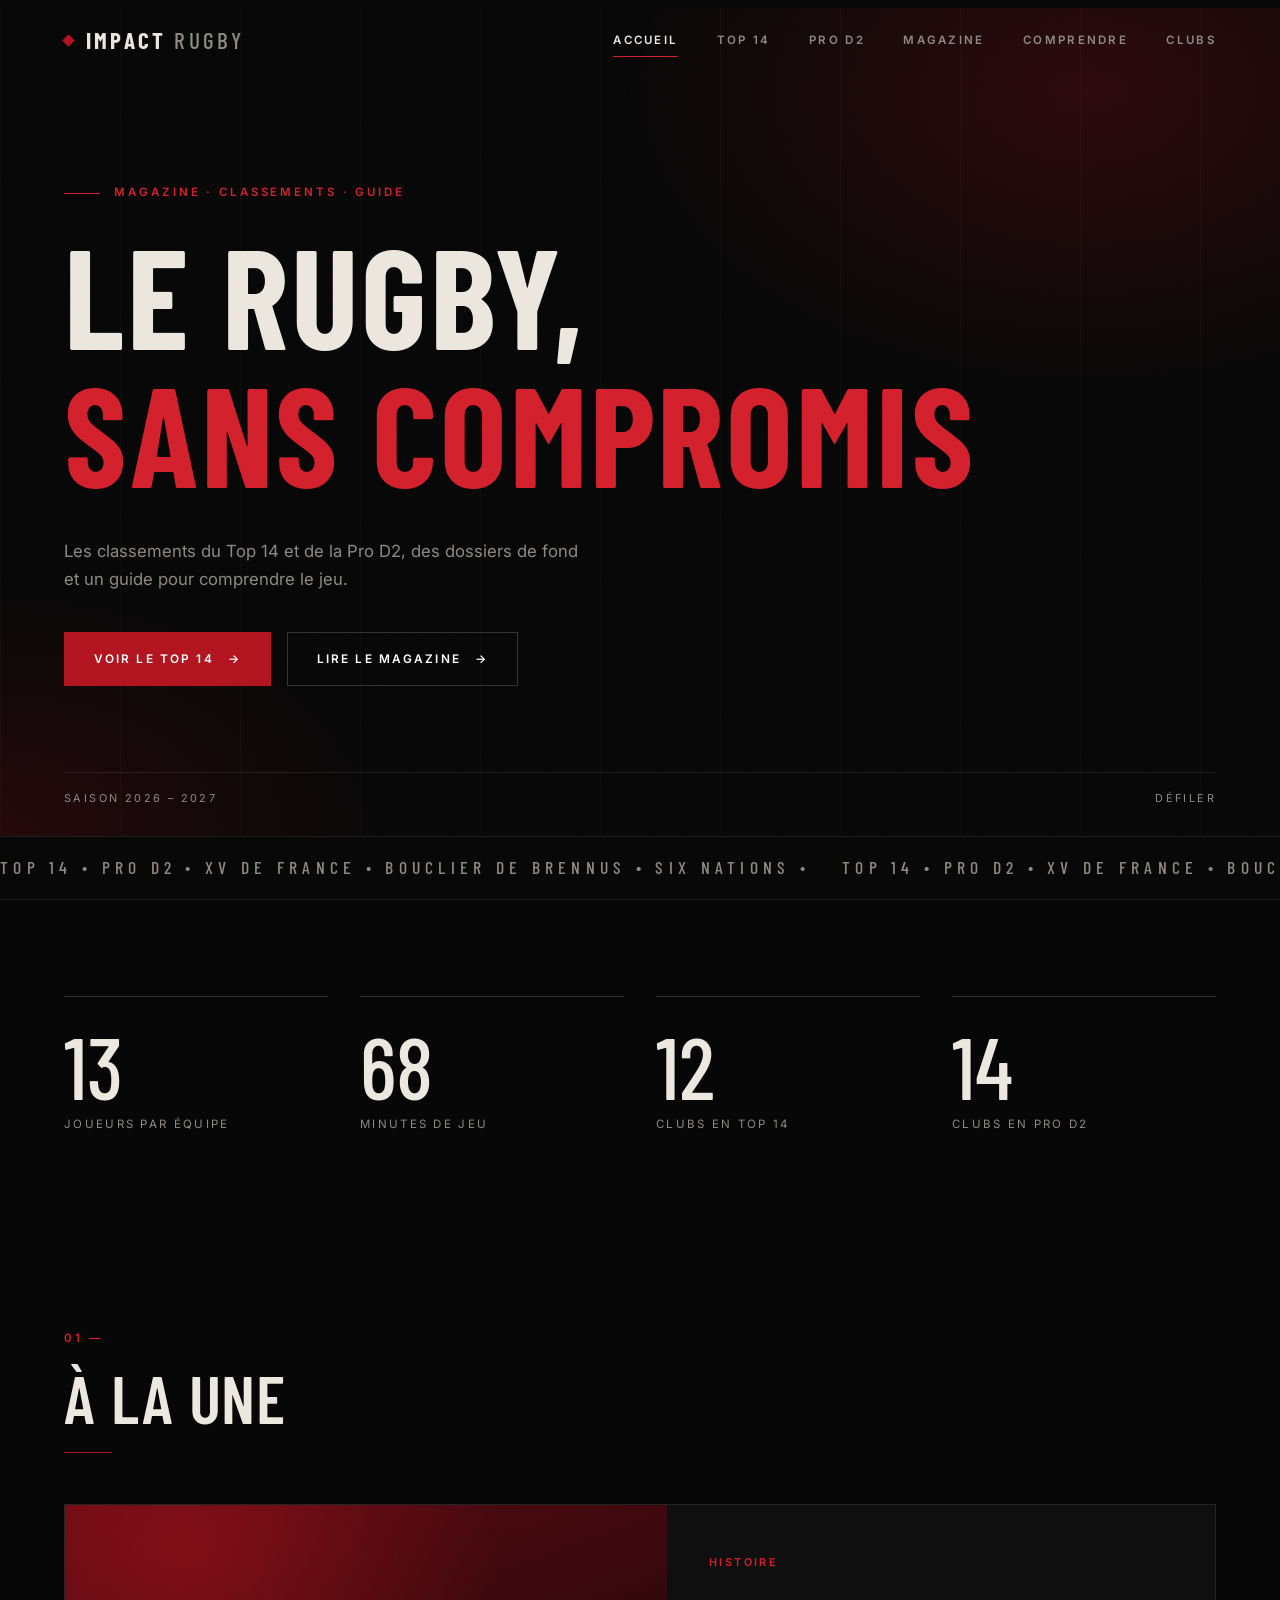
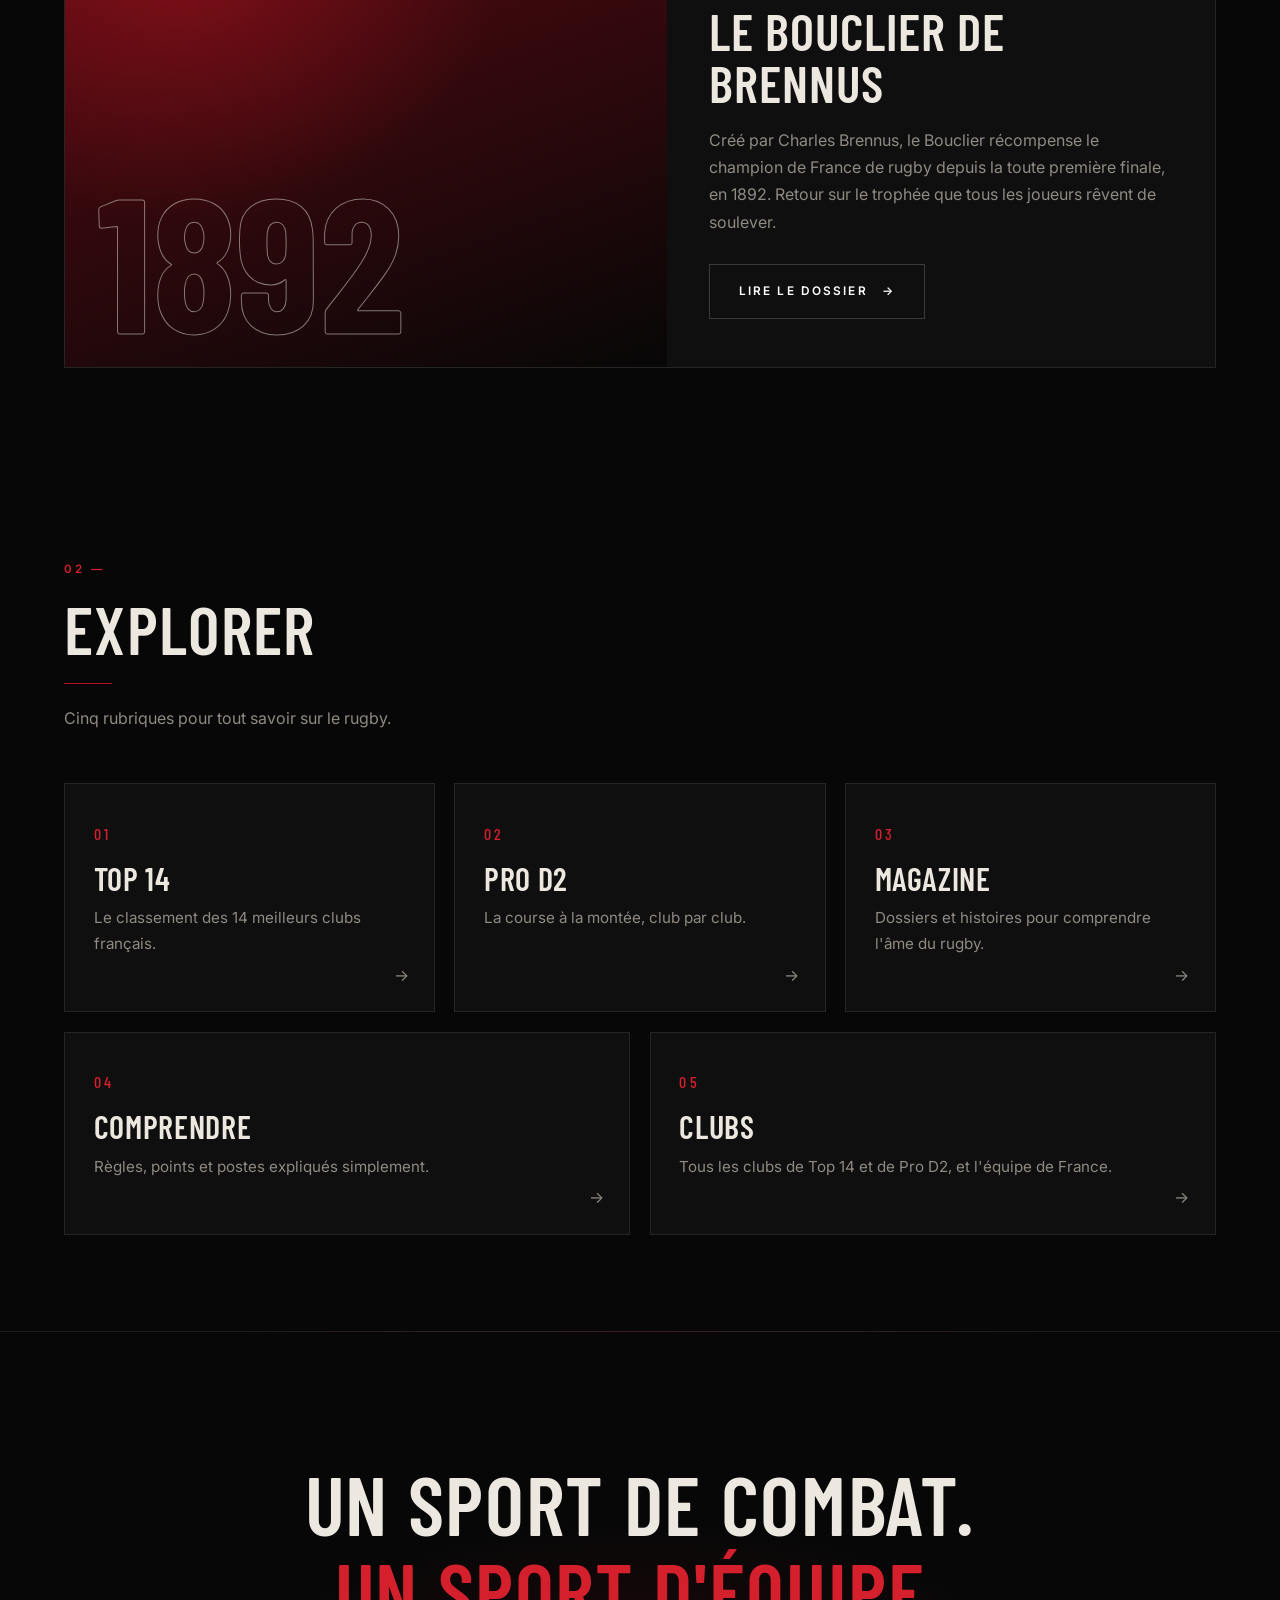
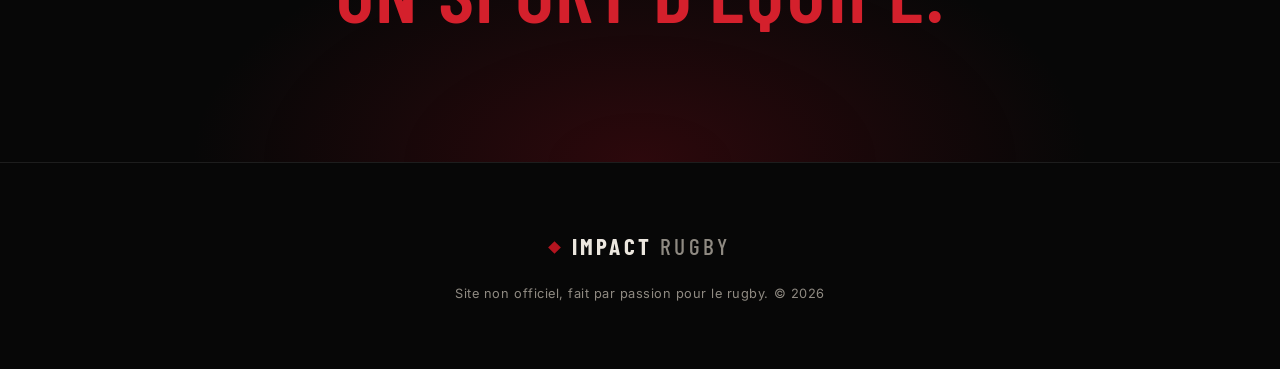
<file: index.html>
<!DOCTYPE html>
<html lang="fr">
<head>
  <meta charset="UTF-8">
  <meta name="viewport" content="width=device-width, initial-scale=1">
  <title>IMPACT RUGBY | Le rugby sans compromis</title>
  <meta name="description" content="Classements Top 14 et Pro D2, magazine et guide du rugby.">
  <link rel="stylesheet" href="style.css">
</head>
<body>

  <header class="entete">
    <a class="logo" href="index.html">IMPACT<span>RUGBY</span></a>
    <button class="burger" aria-label="Ouvrir le menu" aria-expanded="false">
      <span></span><span></span><span></span>
    </button>
    <nav class="menu">
      <a href="index.html">Accueil</a>
      <a href="top14.html">Top 14</a>
      <a href="pro-d2.html">Pro D2</a>
      <a href="magazine.html">Magazine</a>
      <a href="comprendre.html">Comprendre</a>
      <a href="clubs.html">Clubs</a>
    </nav>
  </header>

  <main>
    <section class="hero">
      <div class="conteneur">
        <span class="kicker">Magazine · Classements · Guide</span>
        <h1>
          <span class="ligne"><span style="--i:0">Le rugby,</span></span>
          <span class="ligne"><span style="--i:1" class="rouge">sans compromis</span></span>
        </h1>
        <p>Les classements du Top 14 et de la Pro D2, des dossiers de fond et un guide pour comprendre le jeu.</p>
        <div class="boutons">
          <a class="btn" href="top14.html">Voir le Top 14</a>
          <a class="btn vide" href="magazine.html">Lire le magazine</a>
        </div>
      </div>
      <div class="hero-bas">
        <span>Saison 2026 – 2027</span>
        <span>Défiler</span>
      </div>
    </section>

    <div class="marquee" aria-hidden="true">
      <div class="marquee-piste">
        <span>Top 14 • Pro D2 • XV de France • Bouclier de Brennus • Six Nations • </span>
        <span>Top 14 • Pro D2 • XV de France • Bouclier de Brennus • Six Nations • </span>
      </div>
    </div>

    <section>
      <div class="conteneur">
        <div class="compteurs">
          <div class="compteur reveal"><strong data-compteur="15">0</strong><span>joueurs par équipe</span></div>
          <div class="compteur reveal"><strong data-compteur="80">0</strong><span>minutes de jeu</span></div>
          <div class="compteur reveal"><strong data-compteur="14">0</strong><span>clubs en Top 14</span></div>
          <div class="compteur reveal"><strong data-compteur="16">0</strong><span>clubs en Pro D2</span></div>
        </div>
      </div>
    </section>

    <section>
      <div class="conteneur">
        <div class="titre-section reveal">
          <h2>À la une</h2>
        </div>
        <article class="une reveal">
          <div class="une-visuel"><strong>1892</strong></div>
          <div class="une-texte">
            <span class="etiquette">Histoire</span>
            <h3>Le Bouclier de Brennus</h3>
            <p>Créé par Charles Brennus, le Bouclier récompense le champion de France de rugby depuis la toute première finale, en 1892. Retour sur le trophée que tous les joueurs rêvent de soulever.</p>
            <a class="btn vide" href="magazine.html">Lire le dossier</a>
          </div>
        </article>
      </div>
    </section>

    <section>
      <div class="conteneur">
        <div class="titre-section reveal">
          <h2>Explorer</h2>
          <p>Cinq rubriques pour tout savoir sur le rugby.</p>
        </div>
        <div class="grille mosaique">
          <a class="carte reveal" href="top14.html">
            <span class="num">01</span>
            <h3>Top 14</h3>
            <p>Le classement des 14 meilleurs clubs français.</p>
          </a>
          <a class="carte reveal" href="pro-d2.html">
            <span class="num">02</span>
            <h3>Pro D2</h3>
            <p>La course à la montée, club par club.</p>
          </a>
          <a class="carte reveal" href="magazine.html">
            <span class="num">03</span>
            <h3>Magazine</h3>
            <p>Dossiers et histoires pour comprendre l'âme du rugby.</p>
          </a>
          <a class="carte reveal" href="comprendre.html">
            <span class="num">04</span>
            <h3>Comprendre</h3>
            <p>Règles, points et postes expliqués simplement.</p>
          </a>
          <a class="carte reveal" href="clubs.html">
            <span class="num">05</span>
            <h3>Clubs</h3>
            <p>Tous les clubs de Top 14 et de Pro D2, et l'équipe de France.</p>
          </a>
        </div>
      </div>
    </section>

    <section class="bande">
      <div class="conteneur reveal">
        <h2>Un sport de combat.<br><em>Un sport d'équipe.</em></h2>
      </div>
    </section>
  </main>

  <footer>
    <div class="conteneur">
      <a class="logo" href="index.html">IMPACT<span>RUGBY</span></a>
      <p>Site non officiel, fait par passion pour le rugby. © 2026</p>
    </div>
  </footer>

  <script src="data.js"></script>
  <script src="script.js"></script>
</body>
</html>
</file>
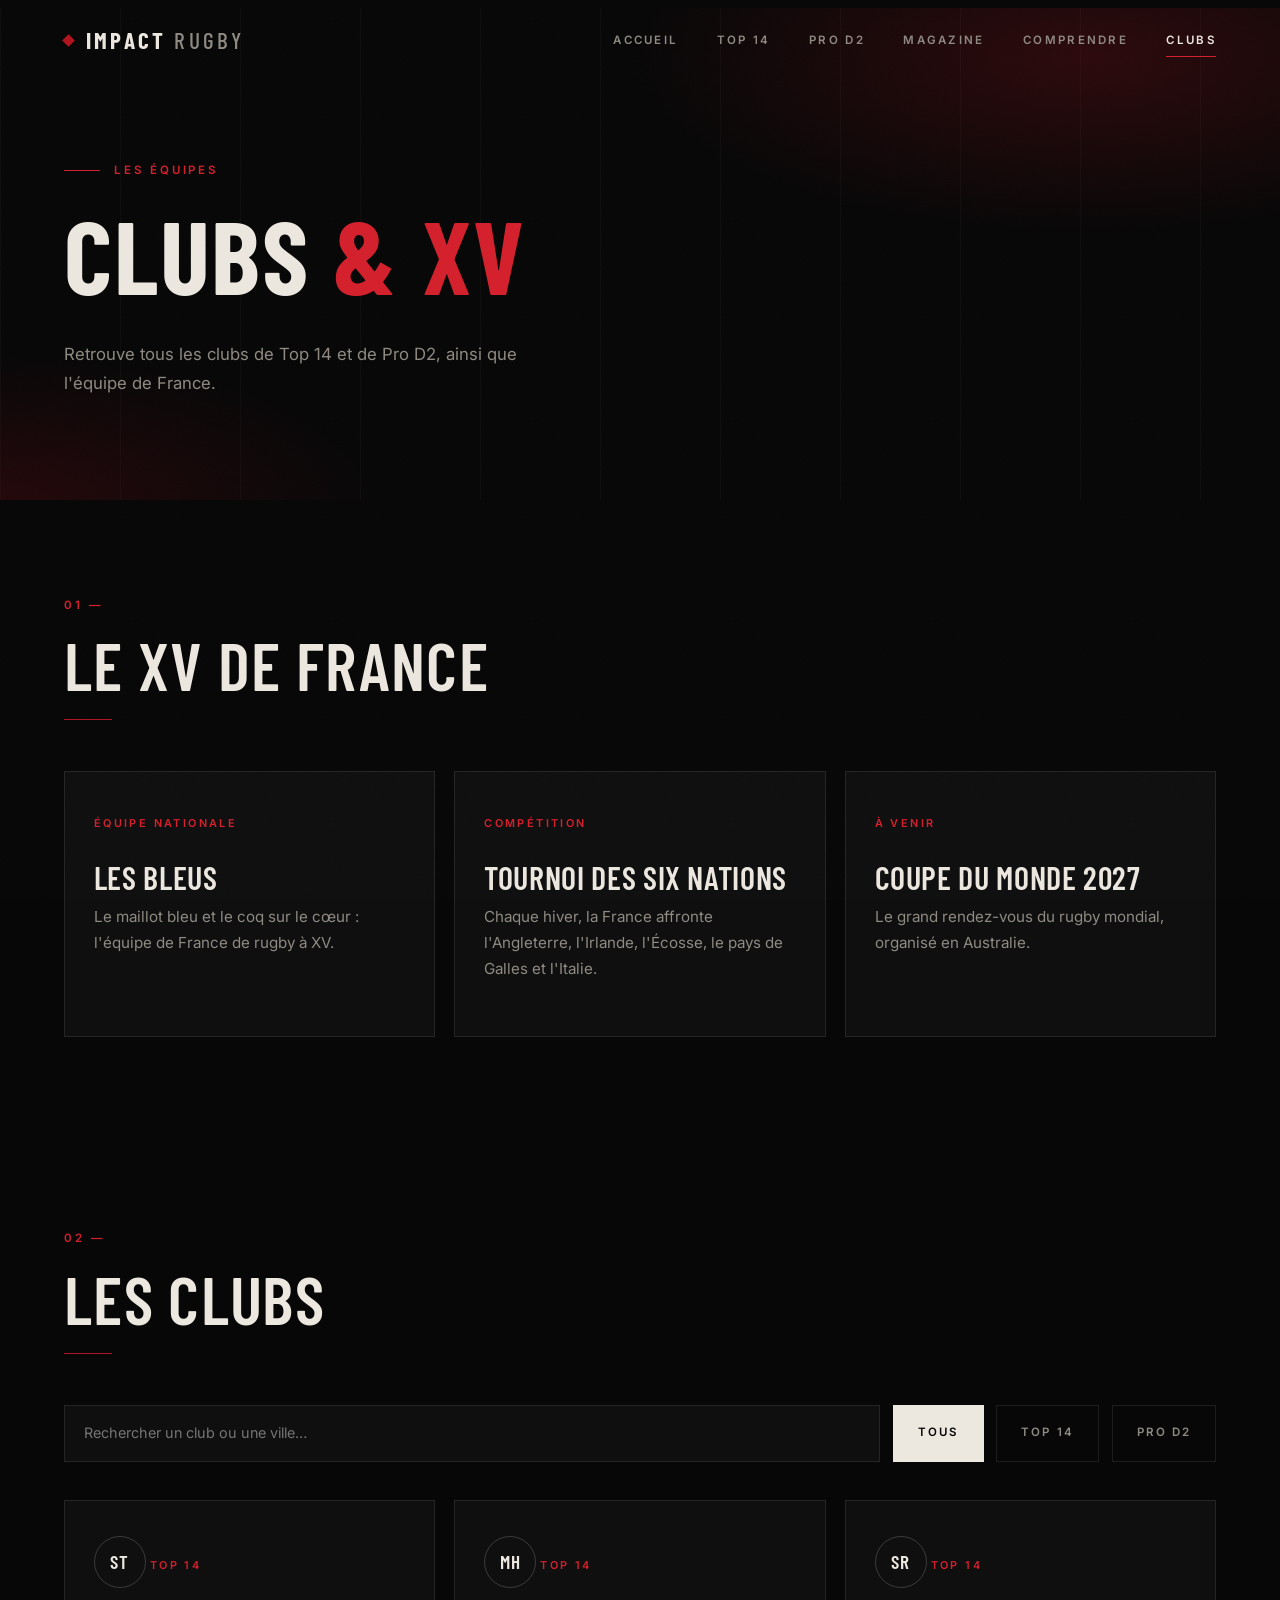
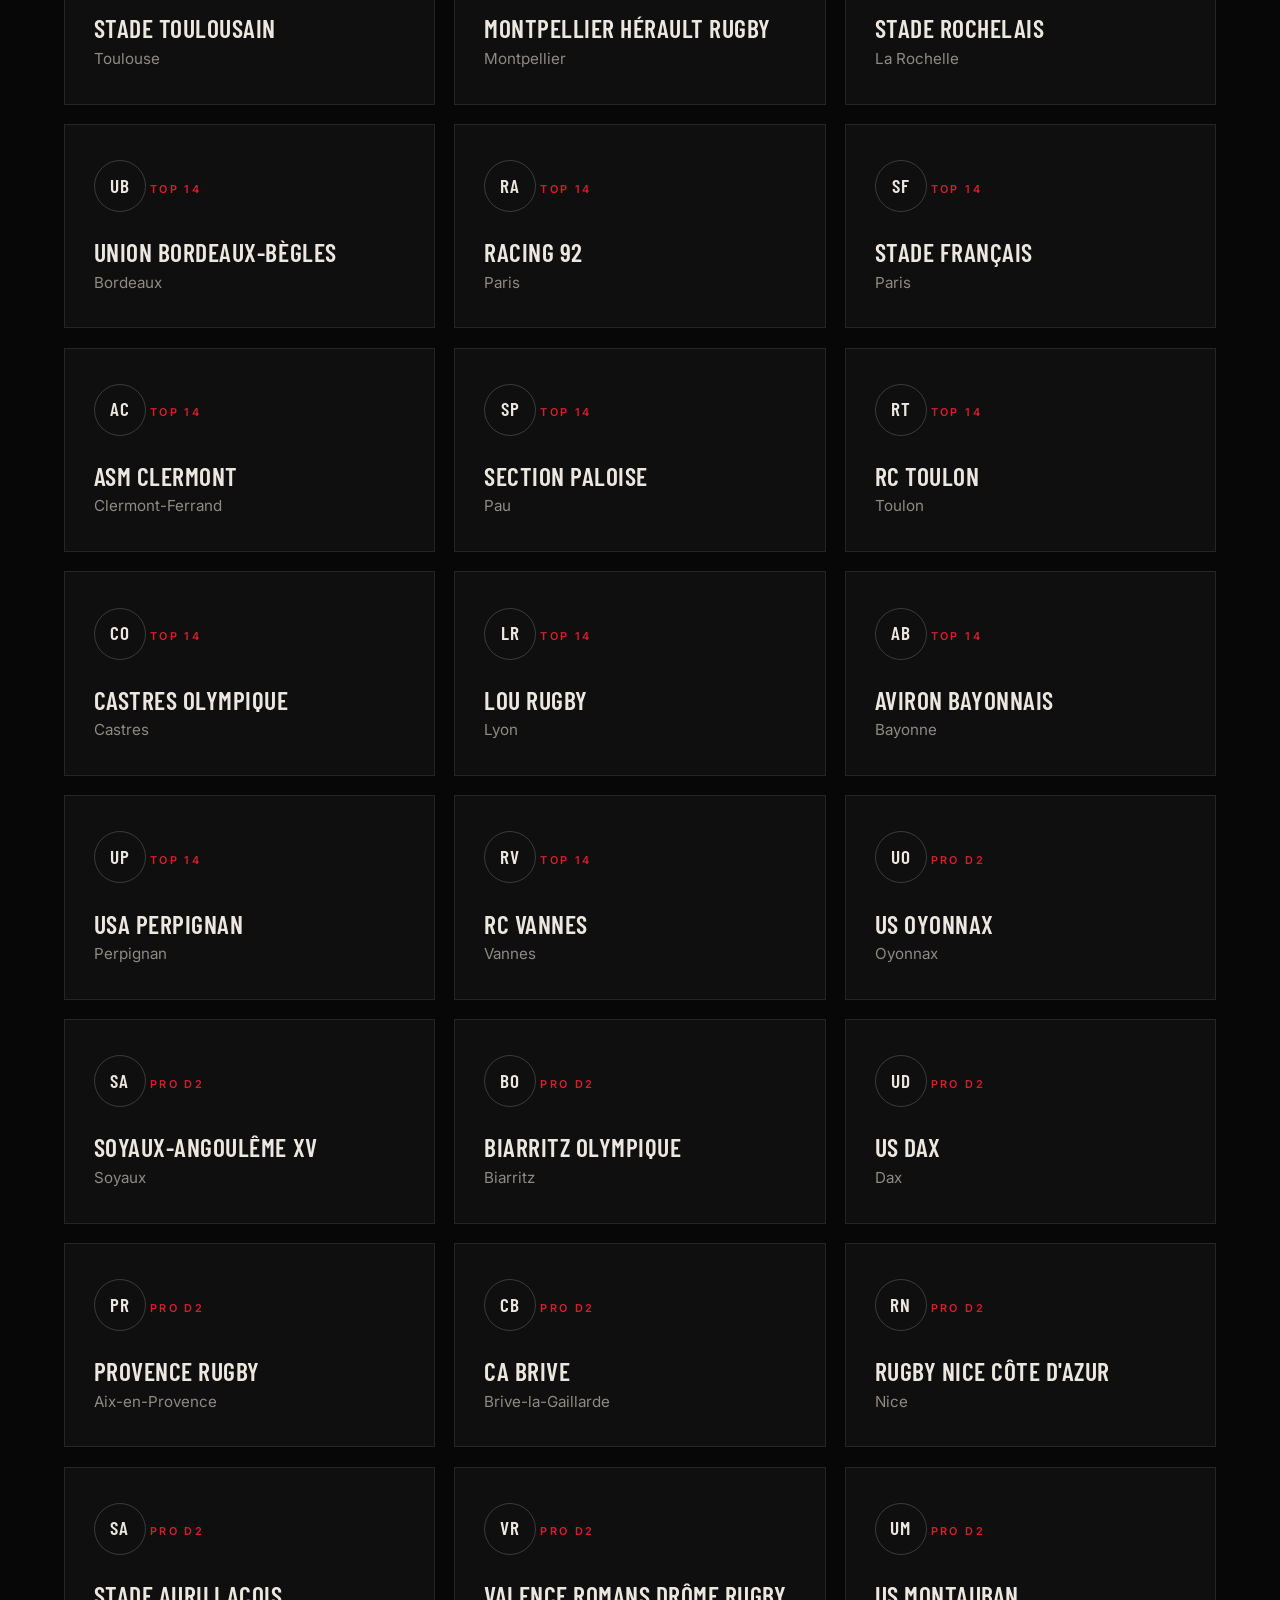
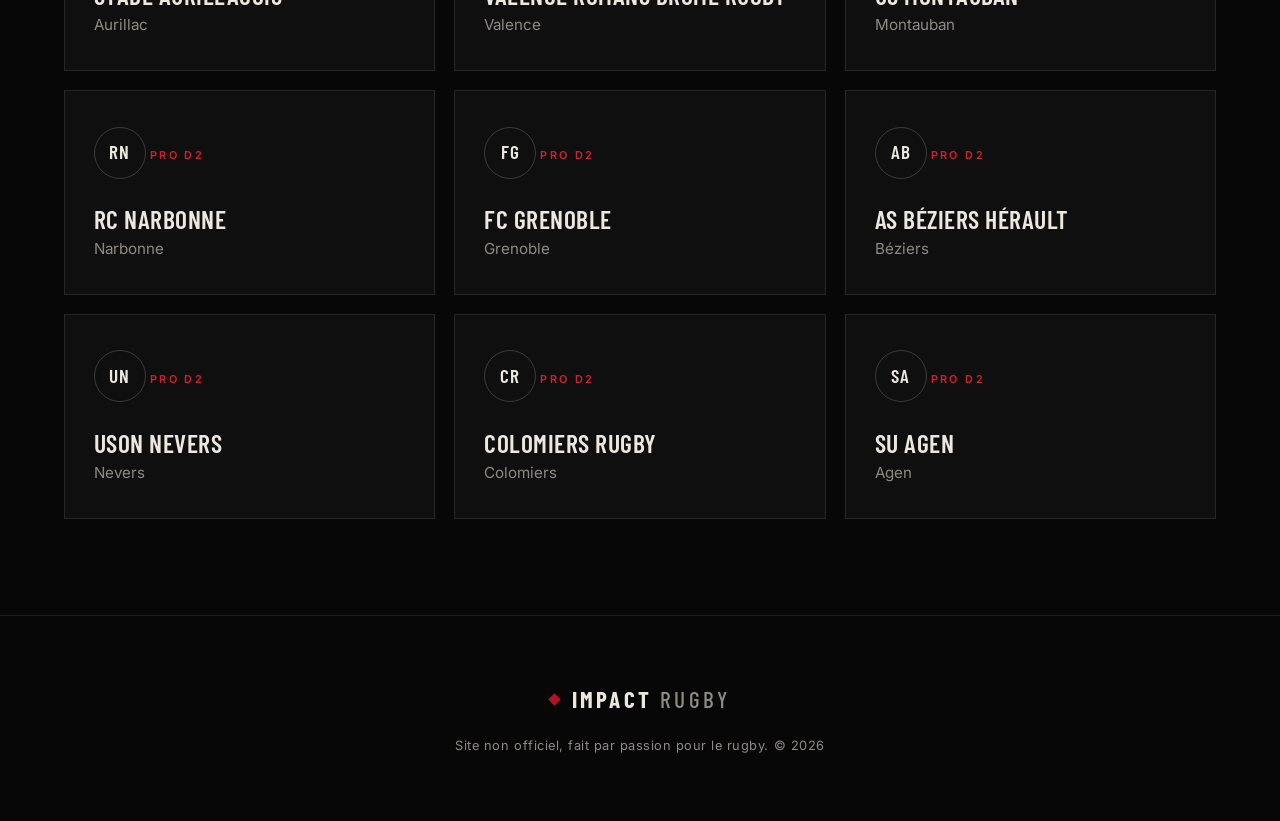
<file: clubs.html>
<!DOCTYPE html>
<html lang="fr">
<head>
  <meta charset="UTF-8">
  <meta name="viewport" content="width=device-width, initial-scale=1">
  <title>Clubs et XV de France | IMPACT RUGBY</title>
  <link rel="preconnect" href="https://fonts.googleapis.com">
  <link rel="preconnect" href="https://fonts.gstatic.com" crossorigin>
  <link href="https://fonts.googleapis.com/css2?family=Anton&family=Inter:wght@400;600;700&display=swap" rel="stylesheet">
  <link rel="stylesheet" href="style.css">
</head>
<body>

  <header class="entete">
    <a class="logo" href="index.html">IMPACT<span>RUGBY</span></a>
    <button class="burger" aria-label="Ouvrir le menu" aria-expanded="false">
      <span></span><span></span><span></span>
    </button>
    <nav class="menu">
      <a href="index.html">Accueil</a>
      <a href="top14.html">Top 14</a>
      <a href="pro-d2.html">Pro D2</a>
      <a href="magazine.html">Magazine</a>
      <a href="comprendre.html">Comprendre</a>
      <a href="clubs.html">Clubs</a>
    </nav>
  </header>

  <main>
    <section class="hero petit">
      <div class="conteneur">
        <span class="kicker">Les équipes</span>
        <h1><span class="ligne"><span style="--i:0">Clubs <span class="rouge">&amp; XV</span></span></span></h1>
        <p>Retrouve tous les clubs de Top 14 et de Pro D2, ainsi que l'équipe de France.</p>
      </div>
    </section>

    <section>
      <div class="conteneur">
        <div class="titre-section reveal">
          <h2>Le XV de France</h2>
        </div>
        <div class="xv">
          <div class="carte reveal">
            <span class="etiquette">Équipe nationale</span>
            <h3>Les Bleus</h3>
            <p>Le maillot bleu et le coq sur le cœur : l'équipe de France de rugby à XV.</p>
          </div>
          <div class="carte reveal">
            <span class="etiquette">Compétition</span>
            <h3>Tournoi des Six Nations</h3>
            <p>Chaque hiver, la France affronte l'Angleterre, l'Irlande, l'Écosse, le pays de Galles et l'Italie.</p>
          </div>
          <div class="carte reveal">
            <span class="etiquette">À venir</span>
            <h3>Coupe du monde 2027</h3>
            <p>Le grand rendez-vous du rugby mondial, organisé en Australie.</p>
          </div>
        </div>
      </div>
    </section>

    <section>
      <div class="conteneur">
        <div class="titre-section reveal">
          <h2>Les clubs</h2>
        </div>
        <div class="outils">
          <input type="search" id="recherche" placeholder="Rechercher un club ou une ville…">
          <button class="filtre actif" data-filtre="tous">Tous</button>
          <button class="filtre" data-filtre="Top 14">Top 14</button>
          <button class="filtre" data-filtre="Pro D2">Pro D2</button>
        </div>
        <div class="grille" data-clubs></div>
      </div>
    </section>
  </main>

  <footer>
    <div class="conteneur">
      <a class="logo" href="index.html">IMPACT<span>RUGBY</span></a>
      <p>Site non officiel, fait par passion pour le rugby. © 2026</p>
    </div>
  </footer>

  <script src="data.js"></script>
  <script src="script.js"></script>
</body>
</html>
</file>
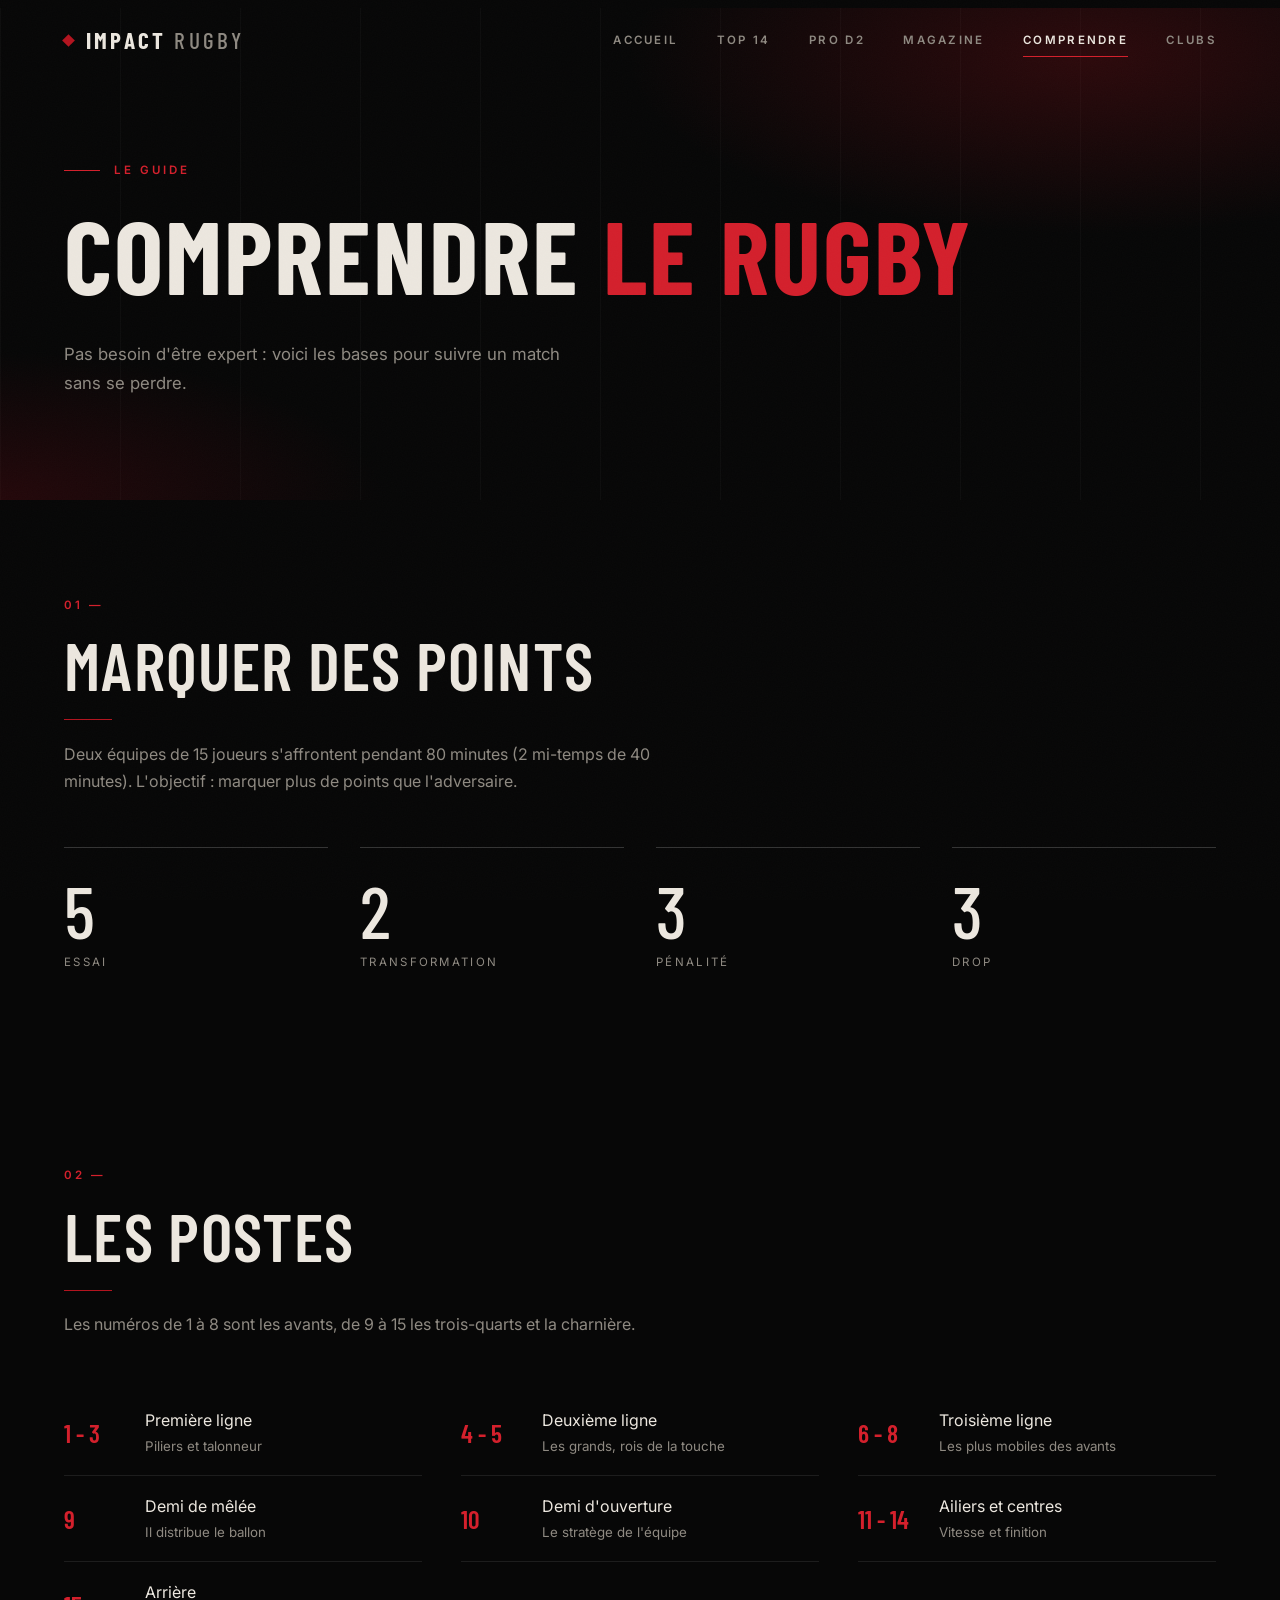
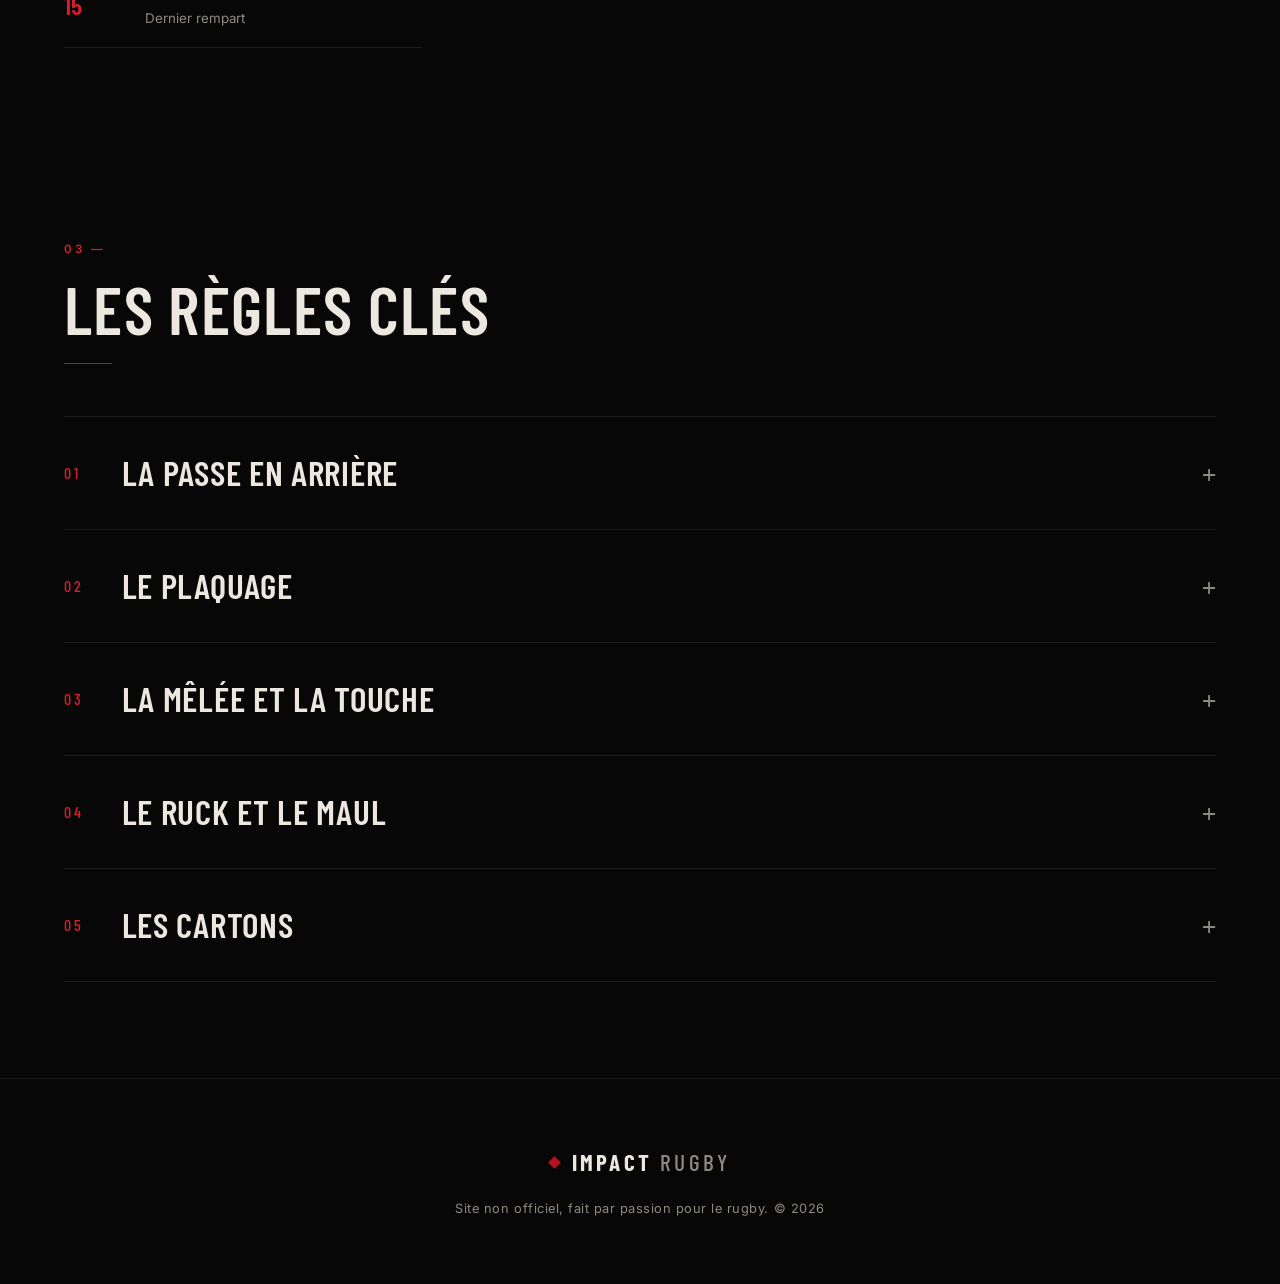
<file: comprendre.html>
<!DOCTYPE html>
<html lang="fr">
<head>
  <meta charset="UTF-8">
  <meta name="viewport" content="width=device-width, initial-scale=1">
  <title>Comprendre le rugby | IMPACT RUGBY</title>
  <link rel="preconnect" href="https://fonts.googleapis.com">
  <link rel="preconnect" href="https://fonts.gstatic.com" crossorigin>
  <link href="https://fonts.googleapis.com/css2?family=Anton&family=Inter:wght@400;600;700&display=swap" rel="stylesheet">
  <link rel="stylesheet" href="style.css">
</head>
<body>

  <header class="entete">
    <a class="logo" href="index.html">IMPACT<span>RUGBY</span></a>
    <button class="burger" aria-label="Ouvrir le menu" aria-expanded="false">
      <span></span><span></span><span></span>
    </button>
    <nav class="menu">
      <a href="index.html">Accueil</a>
      <a href="top14.html">Top 14</a>
      <a href="pro-d2.html">Pro D2</a>
      <a href="magazine.html">Magazine</a>
      <a href="comprendre.html">Comprendre</a>
      <a href="clubs.html">Clubs</a>
    </nav>
  </header>

  <main>
    <section class="hero petit">
      <div class="conteneur">
        <span class="kicker">Le guide</span>
        <h1><span class="ligne"><span style="--i:0">Comprendre <span class="rouge">le rugby</span></span></span></h1>
        <p>Pas besoin d'être expert : voici les bases pour suivre un match sans se perdre.</p>
      </div>
    </section>

    <section>
      <div class="conteneur">
        <div class="titre-section reveal">
          <h2>Marquer des points</h2>
          <p>Deux équipes de 15 joueurs s'affrontent pendant 80 minutes (2 mi-temps de 40 minutes). L'objectif : marquer plus de points que l'adversaire.</p>
        </div>
        <div class="points">
          <div class="point reveal"><strong>5</strong><span>Essai</span></div>
          <div class="point reveal"><strong>2</strong><span>Transformation</span></div>
          <div class="point reveal"><strong>3</strong><span>Pénalité</span></div>
          <div class="point reveal"><strong>3</strong><span>Drop</span></div>
        </div>
      </div>
    </section>

    <section>
      <div class="conteneur">
        <div class="titre-section reveal">
          <h2>Les postes</h2>
          <p>Les numéros de 1 à 8 sont les avants, de 9 à 15 les trois-quarts et la charnière.</p>
        </div>
        <div class="postes">
          <div class="poste reveal"><b>1 - 3</b><div>Première ligne<small>Piliers et talonneur</small></div></div>
          <div class="poste reveal"><b>4 - 5</b><div>Deuxième ligne<small>Les grands, rois de la touche</small></div></div>
          <div class="poste reveal"><b>6 - 8</b><div>Troisième ligne<small>Les plus mobiles des avants</small></div></div>
          <div class="poste reveal"><b>9</b><div>Demi de mêlée<small>Il distribue le ballon</small></div></div>
          <div class="poste reveal"><b>10</b><div>Demi d'ouverture<small>Le stratège de l'équipe</small></div></div>
          <div class="poste reveal"><b>11 - 14</b><div>Ailiers et centres<small>Vitesse et finition</small></div></div>
          <div class="poste reveal"><b>15</b><div>Arrière<small>Dernier rempart</small></div></div>
        </div>
      </div>
    </section>

    <section>
      <div class="conteneur">
        <div class="titre-section reveal">
          <h2>Les règles clés</h2>
        </div>

        <details class="article reveal">
          <summary><span class="n">01</span><h3>La passe en arrière</h3></summary>
          <div class="contenu">
            <p>Le ballon ne peut être passé qu'en arrière ou sur le côté. Pour avancer, on court avec le ballon ou on joue au pied. Une passe en avant est une faute appelée « en-avant ».</p>
          </div>
        </details>

        <details class="article reveal">
          <summary><span class="n">02</span><h3>Le plaquage</h3></summary>
          <div class="contenu">
            <p>Seul le porteur du ballon peut être plaqué. Le plaqueur doit l'attraper avec les bras (pas de plaquage dangereux au-dessus des épaules), puis le relâcher quand il tombe au sol.</p>
          </div>
        </details>

        <details class="article reveal">
          <summary><span class="n">03</span><h3>La mêlée et la touche</h3></summary>
          <div class="contenu">
            <p>La mêlée relance le jeu après certaines fautes légères : les avants des deux équipes s'enchevêtrent et poussent pendant que le ballon est introduit. La touche, elle, relance le jeu quand le ballon sort sur le côté : les joueurs sont alignés et soulèvent un partenaire pour attraper le ballon.</p>
          </div>
        </details>

        <details class="article reveal">
          <summary><span class="n">04</span><h3>Le ruck et le maul</h3></summary>
          <div class="contenu">
            <p>Quand un joueur est plaqué, les deux équipes se disputent le ballon au sol : c'est le ruck. Quand le porteur reste debout, soutenu par ses partenaires, on parle de maul.</p>
          </div>
        </details>

        <details class="article reveal">
          <summary><span class="n">05</span><h3>Les cartons</h3></summary>
          <div class="contenu">
            <p>Le carton jaune exclut un joueur 10 minutes, son équipe joue en infériorité numérique. Le carton rouge est une exclusion définitive.</p>
          </div>
        </details>
      </div>
    </section>
  </main>

  <footer>
    <div class="conteneur">
      <a class="logo" href="index.html">IMPACT<span>RUGBY</span></a>
      <p>Site non officiel, fait par passion pour le rugby. © 2026</p>
    </div>
  </footer>

  <script src="data.js"></script>
  <script src="script.js"></script>
</body>
</html>
</file>
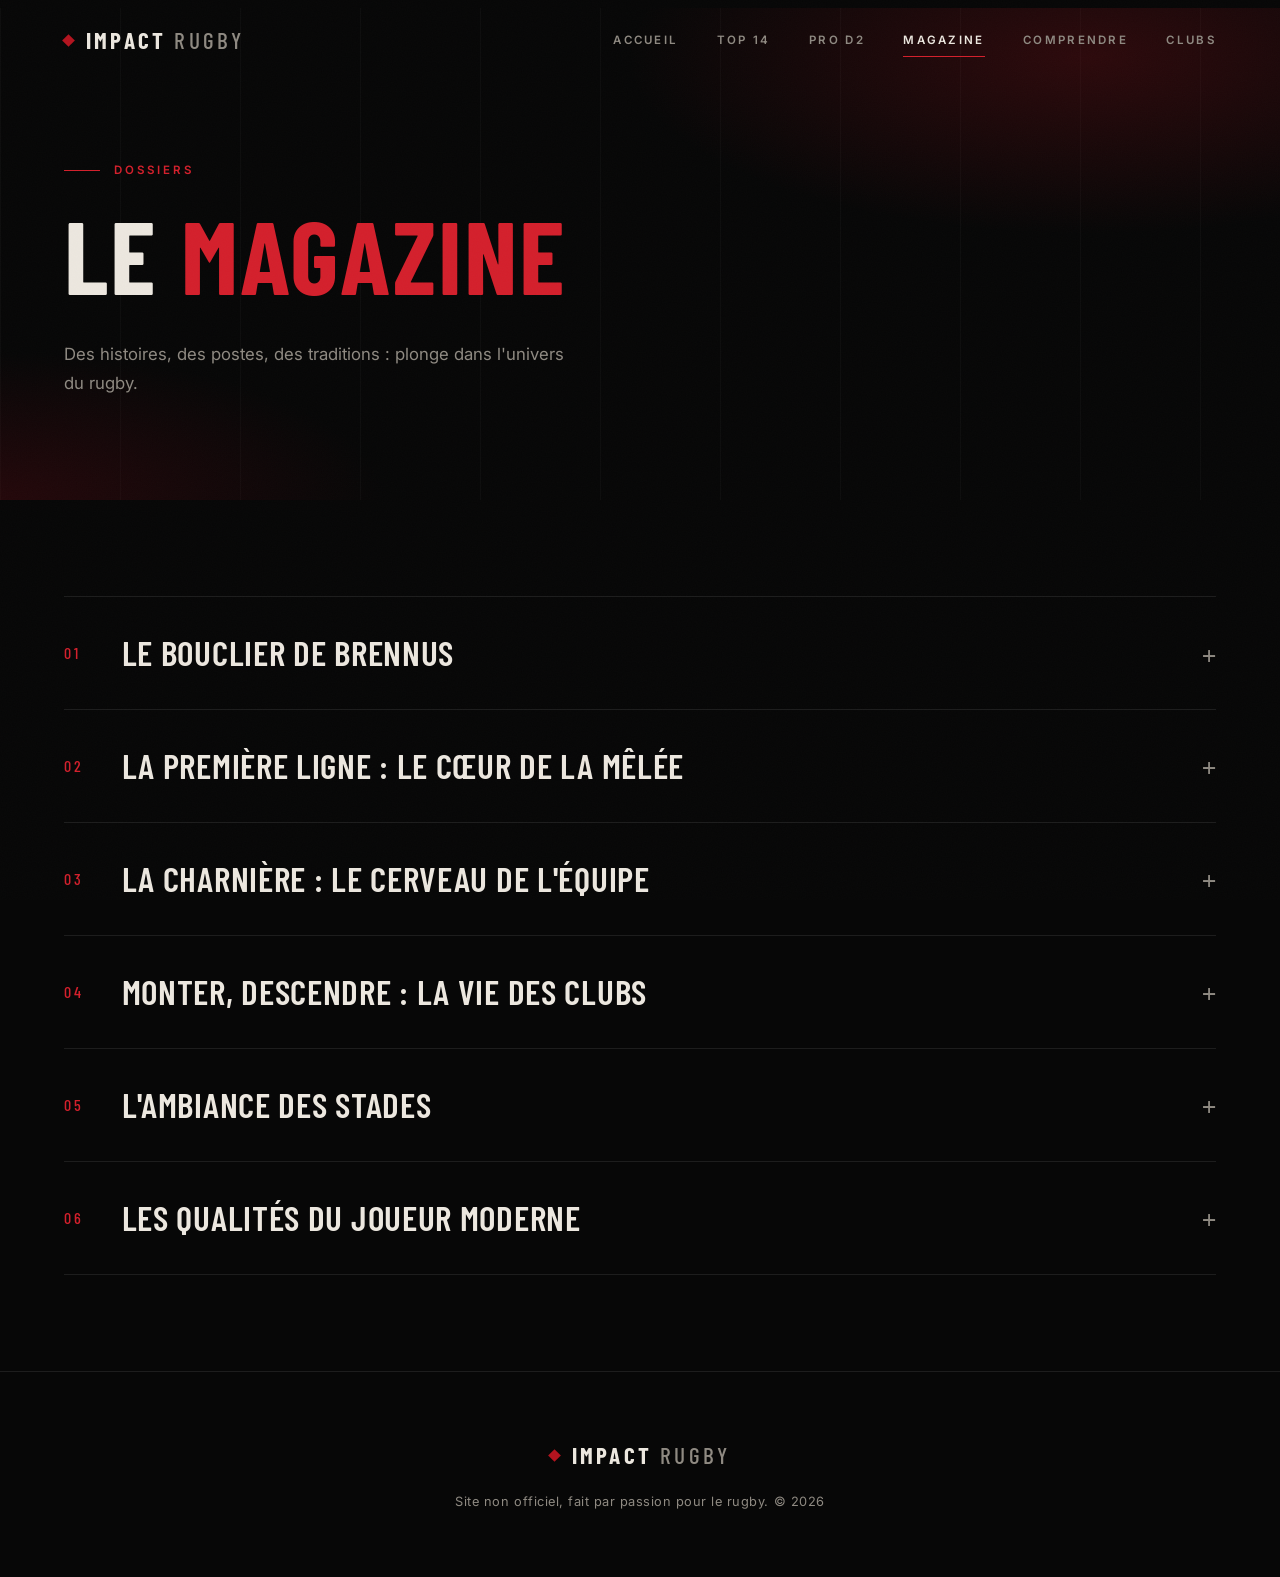
<file: magazine.html>
<!DOCTYPE html>
<html lang="fr">
<head>
  <meta charset="UTF-8">
  <meta name="viewport" content="width=device-width, initial-scale=1">
  <title>Magazine | IMPACT RUGBY</title>
  <link rel="preconnect" href="https://fonts.googleapis.com">
  <link rel="preconnect" href="https://fonts.gstatic.com" crossorigin>
  <link href="https://fonts.googleapis.com/css2?family=Anton&family=Inter:wght@400;600;700&display=swap" rel="stylesheet">
  <link rel="stylesheet" href="style.css">
</head>
<body>

  <header class="entete">
    <a class="logo" href="index.html">IMPACT<span>RUGBY</span></a>
    <button class="burger" aria-label="Ouvrir le menu" aria-expanded="false">
      <span></span><span></span><span></span>
    </button>
    <nav class="menu">
      <a href="index.html">Accueil</a>
      <a href="top14.html">Top 14</a>
      <a href="pro-d2.html">Pro D2</a>
      <a href="magazine.html">Magazine</a>
      <a href="comprendre.html">Comprendre</a>
      <a href="clubs.html">Clubs</a>
    </nav>
  </header>

  <main>
    <section class="hero petit">
      <div class="conteneur">
        <span class="kicker">Dossiers</span>
        <h1><span class="ligne"><span style="--i:0">Le <span class="rouge">magazine</span></span></span></h1>
        <p>Des histoires, des postes, des traditions : plonge dans l'univers du rugby.</p>
      </div>
    </section>

    <section>
      <div class="conteneur">

        <details class="article reveal">
          <summary><span class="n">01</span><h3>Le Bouclier de Brennus</h3></summary>
          <div class="contenu">
            <span class="etiquette">Histoire</span>
            <p>Le Bouclier de Brennus est le trophée remis au champion de France de rugby. Il porte le nom de Charles Brennus, qui l'a créé, et il est décerné depuis la toute première finale, en 1892. Le soulever est le rêve de tous les joueurs français.</p>
          </div>
        </details>

        <details class="article reveal">
          <summary><span class="n">02</span><h3>La première ligne : le cœur de la mêlée</h3></summary>
          <div class="contenu">
            <span class="etiquette">Postes</span>
            <p>Deux piliers et un talonneur forment la première ligne. Ils sont au contact direct de l'adversaire en mêlée, poussent ensemble et doivent tenir sous la pression. Le talonneur est aussi celui qui lance le ballon à la touche.</p>
          </div>
        </details>

        <details class="article reveal">
          <summary><span class="n">03</span><h3>La charnière : le cerveau de l'équipe</h3></summary>
          <div class="contenu">
            <span class="etiquette">Postes</span>
            <p>Le demi de mêlée (9) et le demi d'ouverture (10) font le lien entre les avants et les trois-quarts. Le 9 distribue le ballon à chaque phase de jeu, le 10 décide : passer, jouer au pied ou percuter. C'est de leur duo que dépend le rythme du match.</p>
          </div>
        </details>

        <details class="article reveal">
          <summary><span class="n">04</span><h3>Monter, descendre : la vie des clubs</h3></summary>
          <div class="contenu">
            <span class="etiquette">Championnat</span>
            <p>Le rugby professionnel français repose sur deux divisions. Chaque saison, les clubs du bas de classement du Top 14 risquent la descente, pendant que les meilleurs de Pro D2 se battent pour accéder à l'élite. Résultat : chaque match compte, de la première à la dernière journée.</p>
          </div>
        </details>

        <details class="article reveal">
          <summary><span class="n">05</span><h3>L'ambiance des stades</h3></summary>
          <div class="contenu">
            <span class="etiquette">Culture</span>
            <p>Chants, fanfares, troisième mi-temps : le rugby se vit autant dans les tribunes que sur la pelouse. Après le match, les deux équipes se retrouvent, une tradition qui fait la différence avec bien d'autres sports.</p>
          </div>
        </details>

        <details class="article reveal">
          <summary><span class="n">06</span><h3>Les qualités du joueur moderne</h3></summary>
          <div class="contenu">
            <span class="etiquette">Dossier</span>
            <p>Puissance, endurance, vitesse : un joueur de rugby doit tout avoir. Les avants doivent résister au choc, les trois-quarts accélérer sur de longues courses. Et tous doivent savoir lire le jeu et rester lucides quand la fatigue s'installe.</p>
          </div>
        </details>

      </div>
    </section>
  </main>

  <footer>
    <div class="conteneur">
      <a class="logo" href="index.html">IMPACT<span>RUGBY</span></a>
      <p>Site non officiel, fait par passion pour le rugby. © 2026</p>
    </div>
  </footer>

  <script src="data.js"></script>
  <script src="script.js"></script>
</body>
</html>
</file>
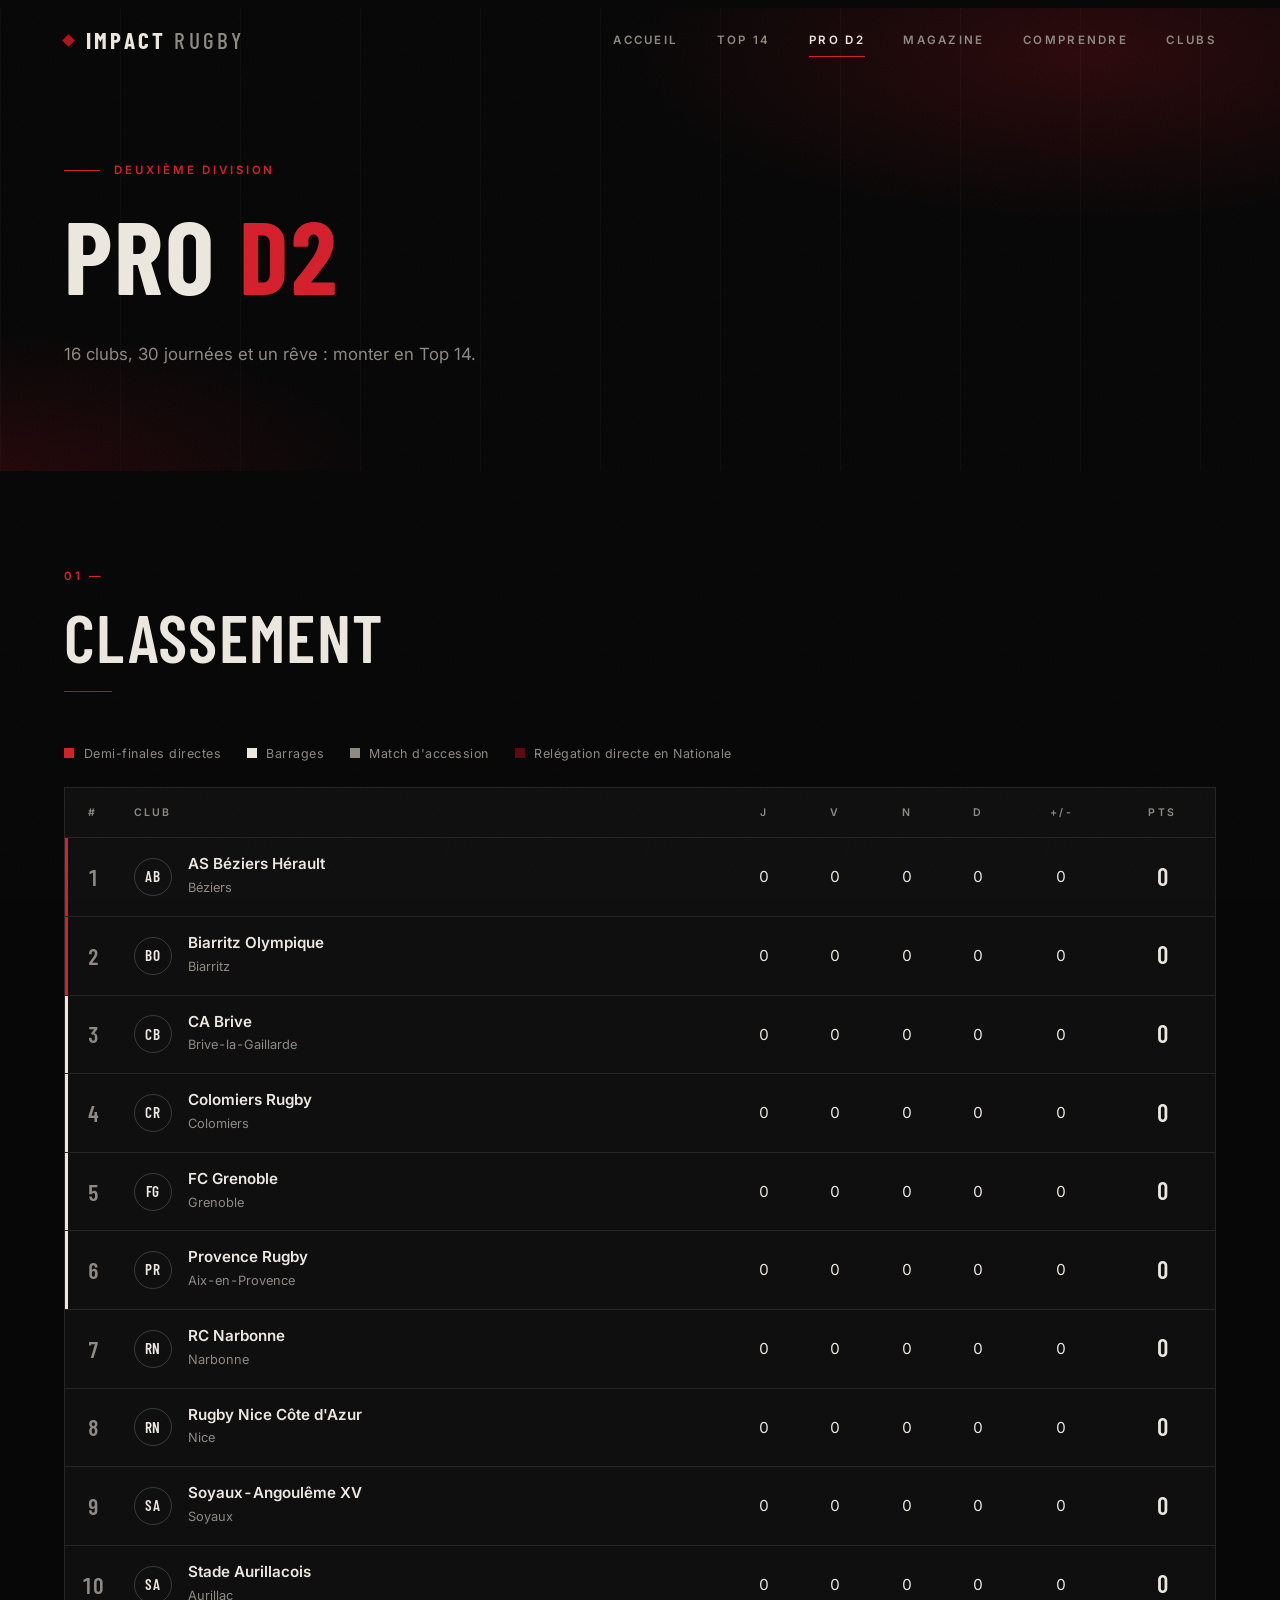
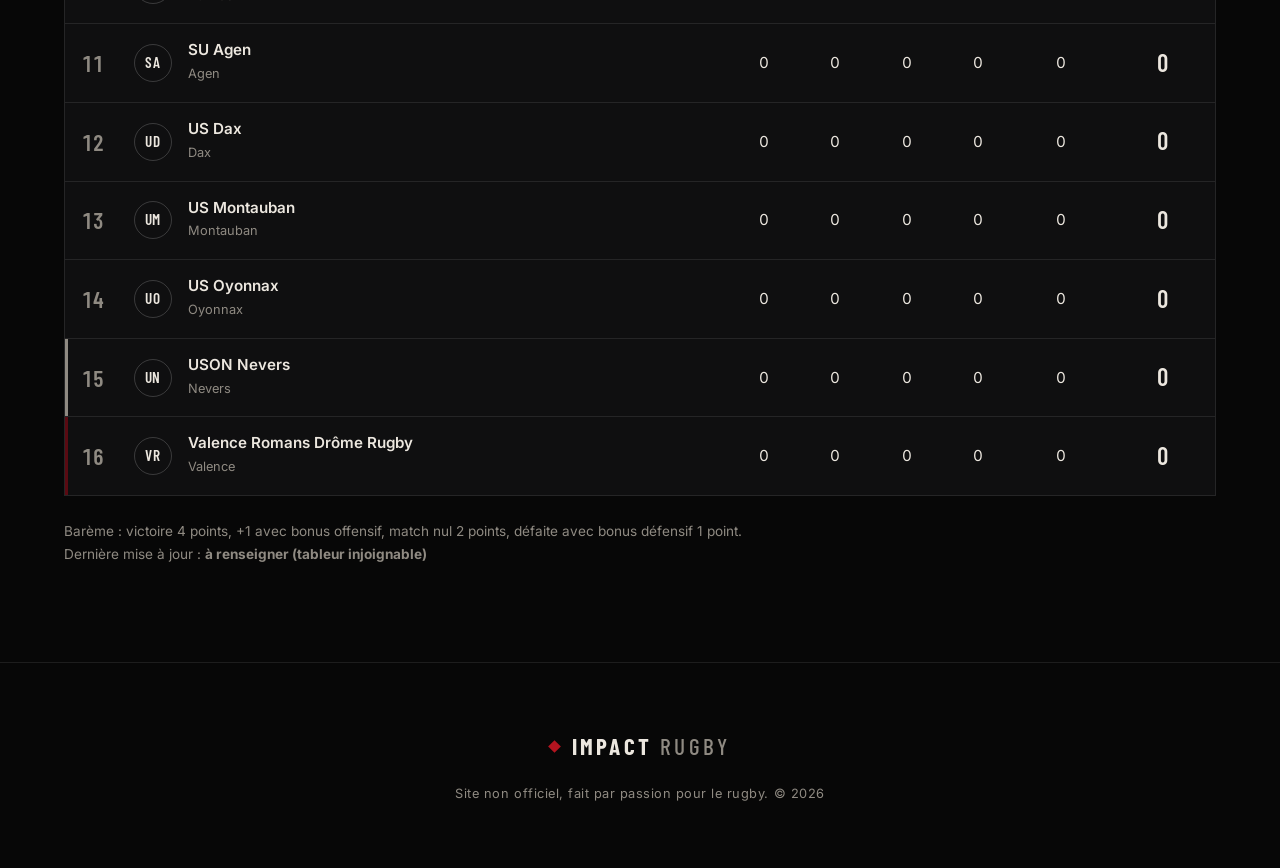
<file: pro-d2.html>
<!DOCTYPE html>
<html lang="fr">
<head>
  <meta charset="UTF-8">
  <meta name="viewport" content="width=device-width, initial-scale=1">
  <title>Classement Pro D2 | IMPACT RUGBY</title>
  <link rel="preconnect" href="https://fonts.googleapis.com">
  <link rel="preconnect" href="https://fonts.gstatic.com" crossorigin>
  <link href="https://fonts.googleapis.com/css2?family=Anton&family=Inter:wght@400;600;700&display=swap" rel="stylesheet">
  <link rel="stylesheet" href="style.css">
</head>
<body>

  <header class="entete">
    <a class="logo" href="index.html">IMPACT<span>RUGBY</span></a>
    <button class="burger" aria-label="Ouvrir le menu" aria-expanded="false">
      <span></span><span></span><span></span>
    </button>
    <nav class="menu">
      <a href="index.html">Accueil</a>
      <a href="top14.html">Top 14</a>
      <a href="pro-d2.html">Pro D2</a>
      <a href="magazine.html">Magazine</a>
      <a href="comprendre.html">Comprendre</a>
      <a href="clubs.html">Clubs</a>
    </nav>
  </header>

  <main>
    <section class="hero petit">
      <div class="conteneur">
        <span class="kicker">Deuxième division</span>
        <h1><span class="ligne"><span style="--i:0">Pro <span class="rouge">D2</span></span></span></h1>
        <p>16 clubs, 30 journées et un rêve : monter en Top 14.</p>
      </div>
    </section>

    <section>
      <div class="conteneur">
        <div class="titre-section reveal">
          <h2>Classement</h2>
        </div>
        <div class="legende" data-legende></div>
        <div data-classement="prod2"></div>
        <p class="note">
          Barème : victoire 4 points, +1 avec bonus offensif, match nul 2 points, défaite avec bonus défensif 1 point.<br>
          Dernière mise à jour : <strong data-maj></strong>
        </p>
      </div>
    </section>
  </main>

  <footer>
    <div class="conteneur">
      <a class="logo" href="index.html">IMPACT<span>RUGBY</span></a>
      <p>Site non officiel, fait par passion pour le rugby. © 2026</p>
    </div>
  </footer>

  <script src="data.js"></script>
  <script src="script.js"></script>
</body>
</html>
</file>
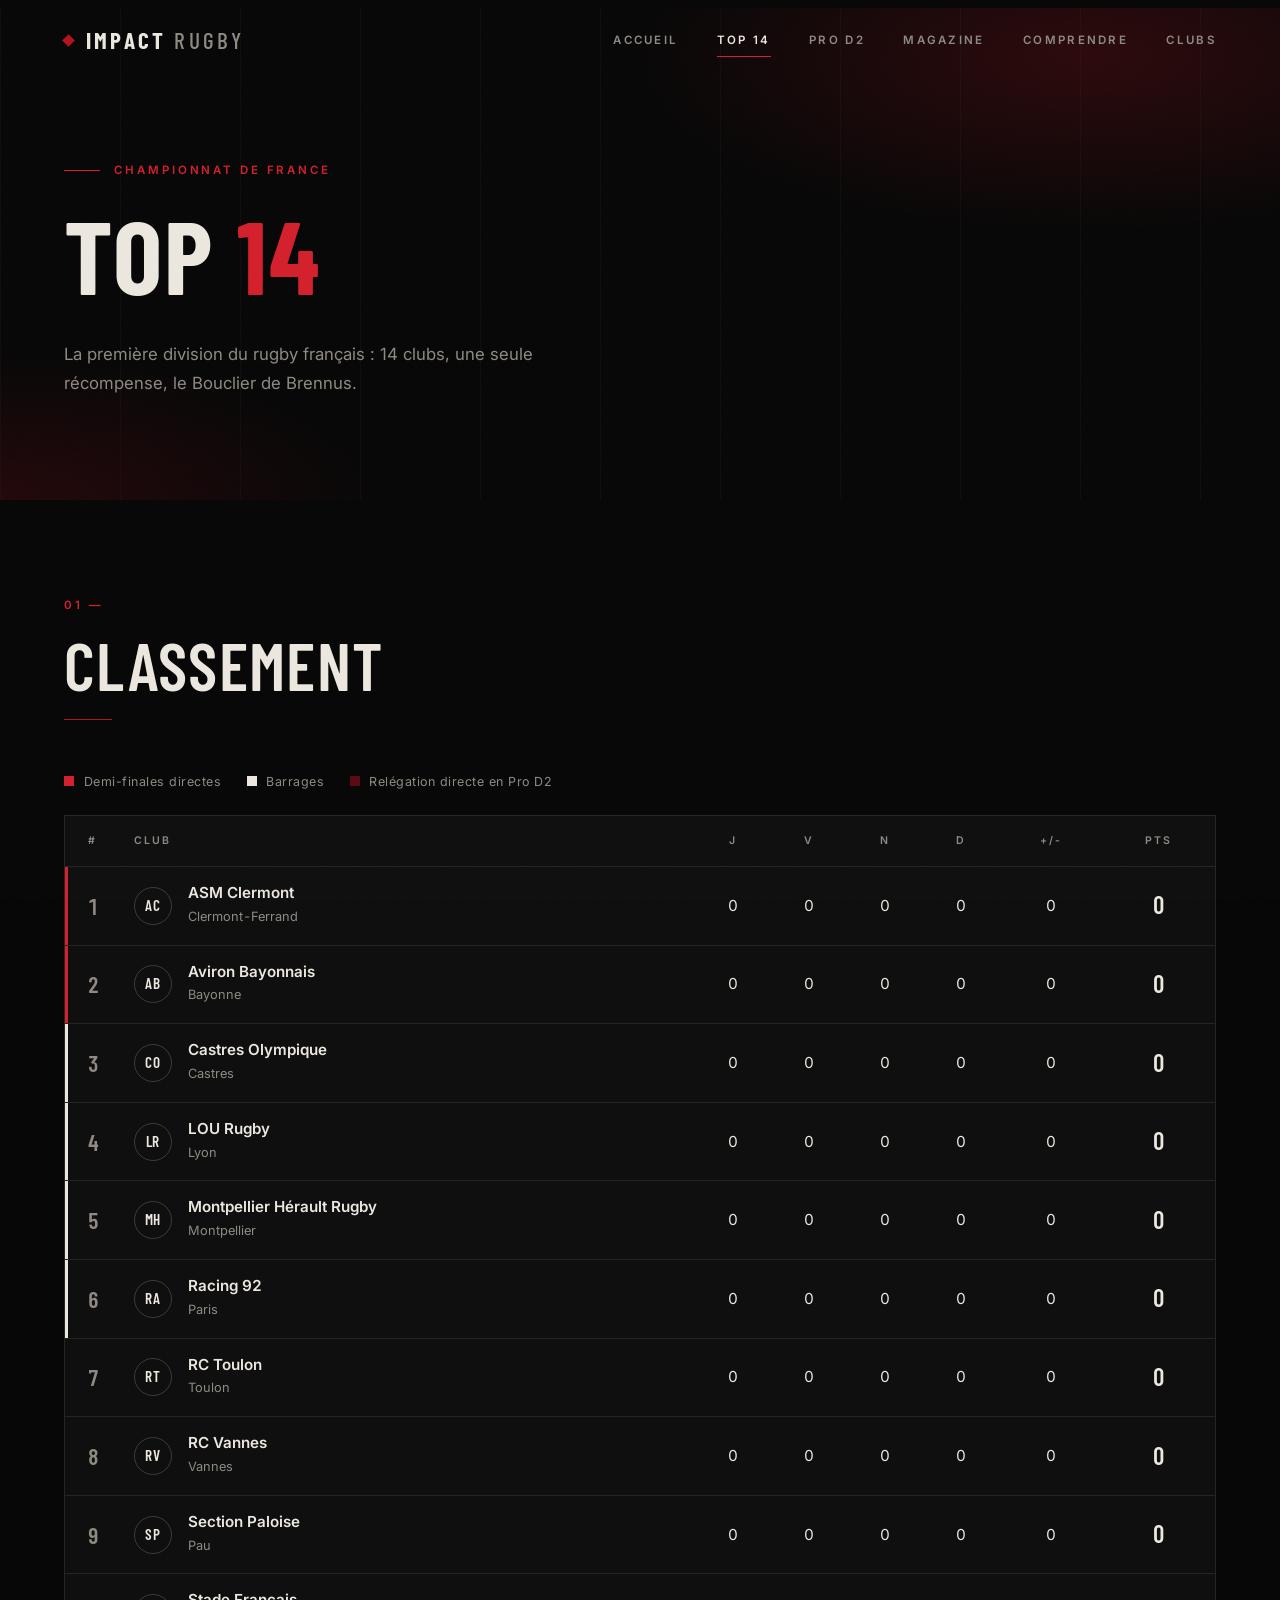
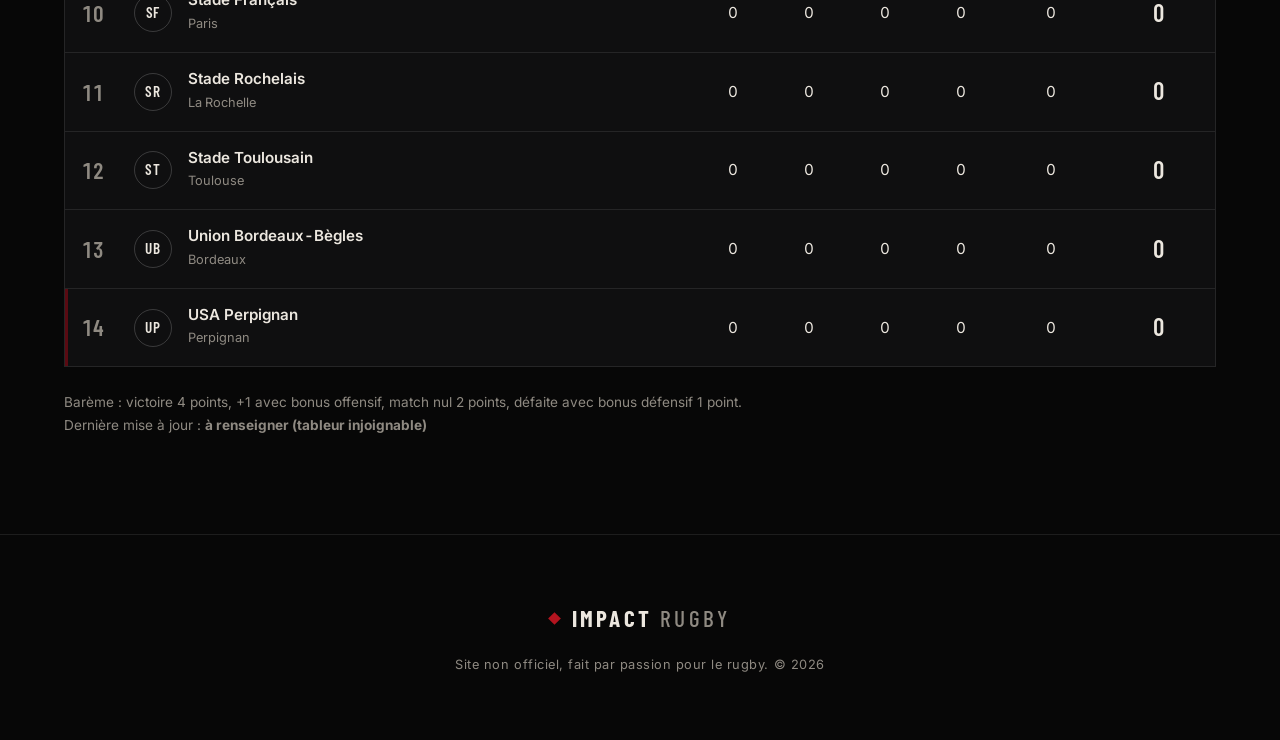
<file: top14.html>
<!DOCTYPE html>
<html lang="fr">
<head>
  <meta charset="UTF-8">
  <meta name="viewport" content="width=device-width, initial-scale=1">
  <title>Classement Top 14 | IMPACT RUGBY</title>
  <link rel="preconnect" href="https://fonts.googleapis.com">
  <link rel="preconnect" href="https://fonts.gstatic.com" crossorigin>
  <link href="https://fonts.googleapis.com/css2?family=Anton&family=Inter:wght@400;600;700&display=swap" rel="stylesheet">
  <link rel="stylesheet" href="style.css">
</head>
<body>

  <header class="entete">
    <a class="logo" href="index.html">IMPACT<span>RUGBY</span></a>
    <button class="burger" aria-label="Ouvrir le menu" aria-expanded="false">
      <span></span><span></span><span></span>
    </button>
    <nav class="menu">
      <a href="index.html">Accueil</a>
      <a href="top14.html">Top 14</a>
      <a href="pro-d2.html">Pro D2</a>
      <a href="magazine.html">Magazine</a>
      <a href="comprendre.html">Comprendre</a>
      <a href="clubs.html">Clubs</a>
    </nav>
  </header>

  <main>
    <section class="hero petit">
      <div class="conteneur">
        <span class="kicker">Championnat de France</span>
        <h1><span class="ligne"><span style="--i:0">Top <span class="rouge">14</span></span></span></h1>
        <p>La première division du rugby français : 14 clubs, une seule récompense, le Bouclier de Brennus.</p>
      </div>
    </section>

    <section>
      <div class="conteneur">
        <div class="titre-section reveal">
          <h2>Classement</h2>
        </div>
        <div class="legende" data-legende></div>
        <div data-classement="top14"></div>
        <p class="note">
          Barème : victoire 4 points, +1 avec bonus offensif, match nul 2 points, défaite avec bonus défensif 1 point.<br>
          Dernière mise à jour : <strong data-maj></strong>
        </p>
      </div>
    </section>
  </main>

  <footer>
    <div class="conteneur">
      <a class="logo" href="index.html">IMPACT<span>RUGBY</span></a>
      <p>Site non officiel, fait par passion pour le rugby. © 2026</p>
    </div>
  </footer>

  <script src="data.js"></script>
  <script src="script.js"></script>
</body>
</html>
</file>
<file: style.css>
@import url("https://fonts.googleapis.com/css2?family=Barlow+Condensed:wght@500;600;700&family=Inter:wght@400;500;600;700&display=swap");

/* ===== Variables ===== */
:root {
  --noir: #070707;
  --surface: #0f0f10;
  --surface2: #151516;
  --ligne: rgba(255, 255, 255, 0.09);
  --ligne-forte: rgba(255, 255, 255, 0.18);
  --rouge: #b3141f;
  --rouge-clair: #d4202c;
  --bordeaux: #5a0a12;
  --blanc: #ece7df;
  --gris: #8f8a82;
  --titre: "Barlow Condensed", "Arial Narrow", sans-serif;
  --texte: "Inter", system-ui, -apple-system, sans-serif;
  --ease: cubic-bezier(0.22, 0.8, 0.2, 1);
}

/* ===== Base ===== */
* {
  box-sizing: border-box;
  margin: 0;
  padding: 0;
}

html {
  scroll-behavior: smooth;
}

body {
  counter-reset: section;
  background: var(--noir);
  color: var(--blanc);
  font-family: var(--texte);
  font-size: 1rem;
  line-height: 1.7;
  overflow-x: hidden;
  animation: entree 0.8s var(--ease);
}

/* Grain très discret */
body::before {
  content: "";
  position: fixed;
  inset: 0;
  z-index: 100;
  pointer-events: none;
  opacity: 0.035;
  background-image: url("data:image/svg+xml;utf8,<svg xmlns='http://www.w3.org/2000/svg' width='200' height='200'><filter id='n'><feTurbulence type='fractalNoise' baseFrequency='.8' numOctaves='2' stitchTiles='stitch'/></filter><rect width='100%' height='100%' filter='url(%23n)' opacity='.6'/></svg>");
}

::selection {
  background: var(--rouge);
  color: #fff;
}

:focus-visible {
  outline: 2px solid var(--rouge-clair);
  outline-offset: 3px;
}

a {
  color: inherit;
  text-decoration: none;
}

h1,
h2,
h3 {
  font-family: var(--titre);
  font-weight: 600;
  text-transform: uppercase;
  line-height: 1;
  letter-spacing: 0.02em;
}

.conteneur {
  width: min(1180px, 90%);
  margin: 0 auto;
}

section {
  padding: 6rem 0;
}

/* Barre de progression */
.progression {
  position: fixed;
  top: 0;
  left: 0;
  z-index: 200;
  width: 0;
  height: 2px;
  background: var(--rouge);
}

/* ===== En-tête ===== */
.entete {
  position: sticky;
  top: 0;
  z-index: 50;
  display: flex;
  align-items: center;
  justify-content: space-between;
  padding: 1.3rem 5%;
  background: rgba(7, 7, 7, 0);
  border-bottom: 1px solid transparent;
  transition: background 0.4s, border-color 0.4s, padding 0.4s;
}

.entete.scroll {
  padding-top: 0.9rem;
  padding-bottom: 0.9rem;
  background: rgba(7, 7, 7, 0.82);
  backdrop-filter: blur(14px);
  border-bottom-color: var(--ligne);
}

.logo {
  display: inline-flex;
  align-items: center;
  font-family: var(--titre);
  font-size: 1.45rem;
  font-weight: 700;
  letter-spacing: 0.14em;
}

.logo::before {
  content: "";
  width: 9px;
  height: 9px;
  margin-right: 0.8rem;
  background: var(--rouge);
  transform: rotate(45deg);
}

.logo span {
  margin-left: 0.5rem;
  color: var(--gris);
  font-weight: 500;
}

.menu {
  display: flex;
  gap: 2.4rem;
}

.menu a {
  position: relative;
  padding: 0.3rem 0;
  color: var(--gris);
  font-size: 0.72rem;
  font-weight: 600;
  text-transform: uppercase;
  letter-spacing: 0.2em;
  transition: color 0.3s;
}

.menu a::after {
  content: "";
  position: absolute;
  left: 0;
  bottom: -2px;
  width: 0;
  height: 1px;
  background: var(--rouge-clair);
  transition: width 0.4s var(--ease);
}

.menu a:hover,
.menu a.actif {
  color: var(--blanc);
}

.menu a:hover::after,
.menu a.actif::after {
  width: 100%;
}

.burger {
  display: none;
  background: none;
  border: 0;
  cursor: pointer;
  padding: 0.4rem;
}

.burger span {
  display: block;
  width: 26px;
  height: 2px;
  margin: 6px 0;
  background: var(--blanc);
  transition: transform 0.3s, opacity 0.3s;
}

.entete.ouvert .burger span:nth-child(1) {
  transform: translateY(8px) rotate(45deg);
}

.entete.ouvert .burger span:nth-child(2) {
  opacity: 0;
}

.entete.ouvert .burger span:nth-child(3) {
  transform: translateY(-8px) rotate(-45deg);
}

/* ===== Héros ===== */
.hero {
  position: relative;
  display: flex;
  align-items: center;
  min-height: 92vh;
  margin-top: -4.6rem;
  padding: 8rem 0 7rem;
  background:
    radial-gradient(60% 60% at 85% 10%, rgba(179, 20, 31, 0.22), transparent 60%),
    radial-gradient(50% 50% at 0% 100%, rgba(90, 10, 18, 0.35), transparent 60%),
    repeating-linear-gradient(90deg, rgba(255, 255, 255, 0.028) 0 1px, transparent 1px 120px),
    var(--noir);
  overflow: hidden;
}

.hero.petit {
  min-height: 46vh;
  padding: 9rem 0 4rem;
}

.kicker {
  display: inline-flex;
  align-items: center;
  gap: 0.9rem;
  margin-bottom: 1.6rem;
  color: var(--rouge-clair);
  font-size: 0.72rem;
  font-weight: 600;
  text-transform: uppercase;
  letter-spacing: 0.25em;
}

.kicker::before {
  content: "";
  width: 36px;
  height: 1px;
  background: currentColor;
}

.hero h1 {
  font-size: clamp(3.4rem, 11vw, 9rem);
  font-weight: 700;
  line-height: 0.92;
}

.hero.petit h1 {
  font-size: clamp(3rem, 10vw, 6.5rem);
}

.hero h1 .ligne {
  display: block;
  overflow: hidden;
  padding-bottom: 0.06em;
}

.hero h1 .ligne > span {
  display: inline-block;
  transform: translateY(110%);
  animation: monter 1s var(--ease) forwards;
  animation-delay: calc(var(--i) * 0.14s + 0.1s);
}

.hero h1 .rouge {
  color: var(--rouge-clair);
}

.hero p {
  max-width: 520px;
  margin: 2rem 0 2.4rem;
  color: var(--gris);
  font-size: 1.05rem;
  opacity: 0;
  animation: apparition 1s 0.7s forwards;
}

.hero-bas {
  position: absolute;
  left: 5%;
  right: 5%;
  bottom: 1.8rem;
  display: flex;
  justify-content: space-between;
  padding-top: 1rem;
  border-top: 1px solid var(--ligne);
  color: var(--gris);
  font-size: 0.68rem;
  text-transform: uppercase;
  letter-spacing: 0.22em;
}

.boutons {
  display: flex;
  flex-wrap: wrap;
  gap: 1rem;
  opacity: 0;
  animation: apparition 1s 0.9s forwards;
}

.btn {
  display: inline-flex;
  align-items: center;
  gap: 0.9rem;
  padding: 1rem 1.8rem;
  border: 1px solid var(--rouge);
  background: var(--rouge);
  color: #fff;
  font-size: 0.74rem;
  font-weight: 600;
  text-transform: uppercase;
  letter-spacing: 0.18em;
  transition: background 0.3s, border-color 0.3s;
}

.btn::after {
  content: "→";
  transition: transform 0.3s var(--ease);
}

.btn:hover {
  background: var(--rouge-clair);
  border-color: var(--rouge-clair);
}

.btn:hover::after {
  transform: translateX(6px);
}

.btn.vide {
  background: transparent;
  border-color: var(--ligne-forte);
}

.btn.vide:hover {
  border-color: var(--blanc);
  background: transparent;
}

/* ===== Bandeau défilant ===== */
.marquee {
  overflow: hidden;
  padding: 1rem 0;
  border-top: 1px solid var(--ligne);
  border-bottom: 1px solid var(--ligne);
}

.marquee-piste {
  display: flex;
  width: max-content;
  animation: defiler 45s linear infinite;
}

.marquee-piste span {
  padding-right: 2rem;
  color: var(--gris);
  font-family: var(--titre);
  font-size: 1.1rem;
  font-weight: 500;
  text-transform: uppercase;
  letter-spacing: 0.3em;
  white-space: nowrap;
}

/* ===== Titres de section ===== */
.titre-section {
  counter-increment: section;
  margin-bottom: 3.2rem;
}

.titre-section::before {
  content: "0" counter(section) "  —";
  display: block;
  margin-bottom: 1rem;
  color: var(--rouge-clair);
  font-size: 0.72rem;
  font-weight: 600;
  letter-spacing: 0.25em;
}

.titre-section h2 {
  font-size: clamp(2.4rem, 6vw, 4.2rem);
}

.titre-section h2::after {
  content: "";
  display: block;
  width: 48px;
  height: 1px;
  margin-top: 1.3rem;
  background: var(--rouge);
}

.titre-section p {
  max-width: 620px;
  margin-top: 1.3rem;
  color: var(--gris);
}

/* ===== Chiffres ===== */
.compteurs {
  display: grid;
  grid-template-columns: repeat(auto-fit, minmax(190px, 1fr));
  gap: 2rem;
}

.compteur {
  padding-top: 1.6rem;
  border-top: 1px solid var(--ligne-forte);
}

.compteur strong {
  display: block;
  font-family: var(--titre);
  font-size: clamp(3.4rem, 8vw, 5.4rem);
  font-weight: 500;
  line-height: 1;
}

.compteur span {
  color: var(--gris);
  font-size: 0.72rem;
  text-transform: uppercase;
  letter-spacing: 0.2em;
}

/* ===== Cartes ===== */
.grille {
  display: grid;
  grid-template-columns: repeat(auto-fill, minmax(290px, 1fr));
  gap: 1.2rem;
}

.grille.mosaique {
  grid-template-columns: repeat(6, 1fr);
}

.mosaique .carte {
  grid-column: span 2;
}

.mosaique .carte:nth-child(n + 4) {
  grid-column: span 3;
}

.carte {
  position: relative;
  display: block;
  padding: 2.2rem 1.8rem 3.4rem;
  background: var(--surface);
  border: 1px solid var(--ligne);
  overflow: hidden;
  transition: border-color 0.4s, transform 0.5s var(--ease), background 0.4s;
}

.carte::before {
  content: "";
  position: absolute;
  top: 0;
  left: 0;
  width: 0;
  height: 2px;
  background: var(--rouge);
  transition: width 0.6s var(--ease);
}

.carte:hover {
  transform: translateY(-4px);
  border-color: var(--ligne-forte);
  background: var(--surface2);
}

.carte:hover::before {
  width: 100%;
}

a.carte::after {
  content: "→";
  position: absolute;
  right: 1.6rem;
  bottom: 1.4rem;
  color: var(--gris);
  transition: transform 0.3s var(--ease), color 0.3s;
}

a.carte:hover::after {
  color: var(--rouge-clair);
  transform: translateX(6px);
}

.carte .num {
  color: var(--rouge-clair);
  font-family: var(--titre);
  font-size: 1rem;
  font-weight: 500;
  letter-spacing: 0.2em;
}

.carte h3 {
  margin: 0.9rem 0 0.7rem;
  font-size: 2rem;
}

.carte p {
  color: var(--gris);
  font-size: 0.95rem;
}

.etiquette {
  display: inline-block;
  margin-bottom: 0.9rem;
  color: var(--rouge-clair);
  font-size: 0.68rem;
  font-weight: 600;
  text-transform: uppercase;
  letter-spacing: 0.22em;
}

/* ===== À la une ===== */
.une {
  display: grid;
  grid-template-columns: 1.1fr 1fr;
  background: var(--surface);
  border: 1px solid var(--ligne);
}

.une-visuel {
  display: flex;
  align-items: flex-end;
  min-height: 380px;
  padding: 2rem;
  background:
    radial-gradient(80% 90% at 20% 10%, rgba(179, 20, 31, 0.5), transparent 65%),
    linear-gradient(160deg, var(--bordeaux), var(--noir));
  overflow: hidden;
}

.une-visuel strong {
  color: transparent;
  font-family: var(--titre);
  font-size: clamp(5rem, 16vw, 12rem);
  font-weight: 700;
  line-height: 0.8;
  -webkit-text-stroke: 1px rgba(236, 231, 223, 0.5);
}

.une-texte {
  display: flex;
  flex-direction: column;
  justify-content: center;
  gap: 1.2rem;
  padding: 3rem 2.6rem;
}

.une-texte h3 {
  font-size: clamp(2rem, 4vw, 3.2rem);
}

.une-texte p {
  color: var(--gris);
}

.une-texte .btn {
  align-self: flex-start;
  margin-top: 0.6rem;
}

/* ===== Bande ===== */
.bande {
  padding: 8rem 0;
  text-align: center;
  border-top: 1px solid var(--ligne);
  background: radial-gradient(50% 80% at 50% 100%, rgba(90, 10, 18, 0.45), transparent 70%);
}

.bande h2 {
  font-size: clamp(2.4rem, 7vw, 5.2rem);
  line-height: 1.05;
}

.bande h2 em {
  color: var(--rouge-clair);
  font-style: normal;
}

/* ===== Classements ===== */
.table-wrap {
  overflow-x: auto;
  background: var(--surface);
  border: 1px solid var(--ligne);
}

table {
  width: 100%;
  min-width: 660px;
  border-collapse: collapse;
}

th,
td {
  padding: 1rem 0.8rem;
  text-align: center;
  border-bottom: 1px solid var(--ligne);
}

tbody tr:last-child td {
  border-bottom: 0;
}

th {
  color: var(--gris);
  font-size: 0.66rem;
  font-weight: 600;
  text-transform: uppercase;
  letter-spacing: 0.2em;
}

td {
  font-size: 0.95rem;
  font-variant-numeric: tabular-nums;
}

td.club,
th.club {
  text-align: left;
}

td.rang {
  width: 56px;
  color: var(--gris);
  font-family: var(--titre);
  font-size: 1.4rem;
  font-weight: 600;
}

.cellule {
  display: flex;
  align-items: center;
  gap: 1rem;
}

.cellule strong {
  display: block;
  font-weight: 600;
  line-height: 1.3;
}

.cellule small {
  color: var(--gris);
  font-size: 0.8rem;
}

.monogramme {
  display: inline-grid;
  flex: none;
  place-items: center;
  width: 38px;
  height: 38px;
  border: 1px solid var(--ligne-forte);
  border-radius: 50%;
  font-family: var(--titre);
  font-size: 0.95rem;
  font-weight: 600;
  letter-spacing: 0.05em;
}

td.pts {
  font-family: var(--titre);
  font-size: 1.5rem;
  font-weight: 600;
}

tbody tr {
  transition: background 0.25s;
}

tbody tr:hover {
  background: rgba(255, 255, 255, 0.025);
}

tr.z-haut td:first-child {
  box-shadow: inset 3px 0 var(--rouge-clair);
}

tr.z-barrage td:first-child {
  box-shadow: inset 3px 0 var(--blanc);
}

tr.z-acces td:first-child {
  box-shadow: inset 3px 0 var(--gris);
}

tr.z-bas td:first-child {
  box-shadow: inset 3px 0 var(--bordeaux);
}

.legende {
  display: flex;
  flex-wrap: wrap;
  gap: 1.6rem;
  margin: 0 0 1.4rem;
  color: var(--gris);
  font-size: 0.78rem;
  letter-spacing: 0.04em;
}

.legende span::before {
  content: "";
  display: inline-block;
  width: 10px;
  height: 10px;
  margin-right: 0.6rem;
}

.legende .z-haut::before {
  background: var(--rouge-clair);
}

.legende .z-barrage::before {
  background: var(--blanc);
}

.legende .z-acces::before {
  background: var(--gris);
}

.legende .z-bas::before {
  background: var(--bordeaux);
}

.note {
  margin-top: 1.5rem;
  color: var(--gris);
  font-size: 0.85rem;
}

/* ===== Articles dépliables ===== */
details.article {
  border-top: 1px solid var(--ligne);
}

details.article:last-of-type {
  border-bottom: 1px solid var(--ligne);
}

details.article summary {
  display: flex;
  align-items: center;
  gap: 1.6rem;
  padding: 1.8rem 0;
  cursor: pointer;
  list-style: none;
  transition: padding 0.4s var(--ease);
}

details.article summary::-webkit-details-marker {
  display: none;
}

details.article summary:hover {
  padding-left: 0.7rem;
}

details.article .n {
  min-width: 2rem;
  color: var(--rouge-clair);
  font-family: var(--titre);
  font-size: 1rem;
  font-weight: 500;
  letter-spacing: 0.2em;
}

details.article h3 {
  font-size: clamp(1.5rem, 3.5vw, 2.2rem);
}

details.article summary::after {
  content: "+";
  margin-left: auto;
  color: var(--gris);
  font-family: var(--titre);
  font-size: 2rem;
  transition: transform 0.4s var(--ease), color 0.3s;
}

details.article[open] summary::after {
  color: var(--rouge-clair);
  transform: rotate(45deg);
}

details.article .contenu {
  max-width: 720px;
  padding: 0 0 2.2rem 3.6rem;
  color: #bdb7ad;
  animation: apparition 0.6s;
}

/* ===== Points / postes ===== */
.points {
  display: grid;
  grid-template-columns: repeat(auto-fit, minmax(190px, 1fr));
  gap: 2rem;
}

.point {
  padding-top: 1.6rem;
  border-top: 1px solid var(--ligne-forte);
}

.point strong {
  display: block;
  font-family: var(--titre);
  font-size: 4.6rem;
  font-weight: 500;
  line-height: 1;
}

.point span {
  color: var(--gris);
  font-size: 0.72rem;
  text-transform: uppercase;
  letter-spacing: 0.2em;
}

.postes {
  display: grid;
  grid-template-columns: repeat(auto-fill, minmax(280px, 1fr));
  gap: 0 2.4rem;
}

.poste {
  display: flex;
  align-items: center;
  gap: 1.2rem;
  padding: 1.1rem 0;
  border-bottom: 1px solid var(--ligne);
}

.poste b {
  min-width: 62px;
  color: var(--rouge-clair);
  font-family: var(--titre);
  font-size: 1.6rem;
  font-weight: 600;
}

.poste small {
  display: block;
  color: var(--gris);
}

/* ===== Clubs ===== */
.outils {
  display: flex;
  flex-wrap: wrap;
  gap: 0.8rem;
  margin-bottom: 2.4rem;
}

.outils input {
  flex: 1;
  min-width: 220px;
  padding: 0.95rem 1.2rem;
  background: var(--surface);
  border: 1px solid var(--ligne);
  color: var(--blanc);
  font: inherit;
  font-size: 0.9rem;
  transition: border-color 0.3s;
}

.outils input:focus {
  outline: none;
  border-color: var(--rouge-clair);
}

.filtre {
  padding: 0.95rem 1.5rem;
  background: transparent;
  border: 1px solid var(--ligne);
  color: var(--gris);
  font: inherit;
  font-size: 0.72rem;
  font-weight: 600;
  text-transform: uppercase;
  letter-spacing: 0.18em;
  cursor: pointer;
  transition: background 0.3s, color 0.3s, border-color 0.3s;
}

.filtre:hover {
  border-color: var(--blanc);
  color: var(--blanc);
}

.filtre.actif {
  background: var(--blanc);
  border-color: var(--blanc);
  color: var(--noir);
}

.club-carte {
  padding-bottom: 2rem;
}

.club-carte .monogramme {
  width: 52px;
  height: 52px;
  margin-bottom: 1.4rem;
  font-size: 1.2rem;
}

.club-carte h3 {
  margin: 0.3rem 0;
  font-size: 1.6rem;
}

.xv {
  display: grid;
  grid-template-columns: repeat(auto-fit, minmax(260px, 1fr));
  gap: 1.2rem;
}

/* ===== Pied de page ===== */
footer {
  padding: 4rem 0;
  text-align: center;
  border-top: 1px solid var(--ligne);
  color: var(--gris);
  font-size: 0.8rem;
  letter-spacing: 0.04em;
}

footer .logo {
  margin-bottom: 1rem;
  color: var(--blanc);
}

/* ===== Animations ===== */
.reveal {
  opacity: 0;
  transform: translateY(28px);
  transition: opacity 0.9s var(--ease), transform 0.9s var(--ease);
}

.reveal.visible {
  opacity: 1;
  transform: none;
}

@keyframes entree {
  from {
    opacity: 0;
  }
}

@keyframes monter {
  to {
    transform: translateY(0);
  }
}

@keyframes apparition {
  to {
    opacity: 1;
  }
}

@keyframes defiler {
  to {
    transform: translateX(-50%);
  }
}

@media (prefers-reduced-motion: reduce) {
  * {
    animation: none !important;
    transition: none !important;
  }

  .hero h1 .ligne > span,
  .hero p,
  .boutons,
  .reveal {
    opacity: 1;
    transform: none;
  }
}

/* ===== Mobile ===== */
@media (max-width: 860px) {
  .burger {
    display: block;
  }

  .menu {
    position: fixed;
    inset: 0;
    z-index: -1;
    flex-direction: column;
    justify-content: center;
    align-items: center;
    gap: 2rem;
    background: rgba(7, 7, 7, 0.98);
    opacity: 0;
    pointer-events: none;
    transition: opacity 0.4s;
  }

  .entete.ouvert .menu {
    opacity: 1;
    pointer-events: auto;
  }

  .menu a {
    font-family: var(--titre);
    font-size: 2.6rem;
    font-weight: 600;
    letter-spacing: 0.06em;
  }

  section {
    padding: 4rem 0;
  }

  .hero {
    padding: 7rem 0 6rem;
  }

  .grille.mosaique {
    grid-template-columns: 1fr;
  }

  .mosaique .carte,
  .mosaique .carte:nth-child(n + 4) {
    grid-column: auto;
  }

  .une {
    grid-template-columns: 1fr;
  }

  .une-visuel {
    min-height: 240px;
  }

  .une-texte {
    padding: 2rem 1.5rem;
  }

  details.article .contenu {
    padding-left: 0;
  }

  .hero-bas span:last-child {
    display: none;
  }
}
</file>
